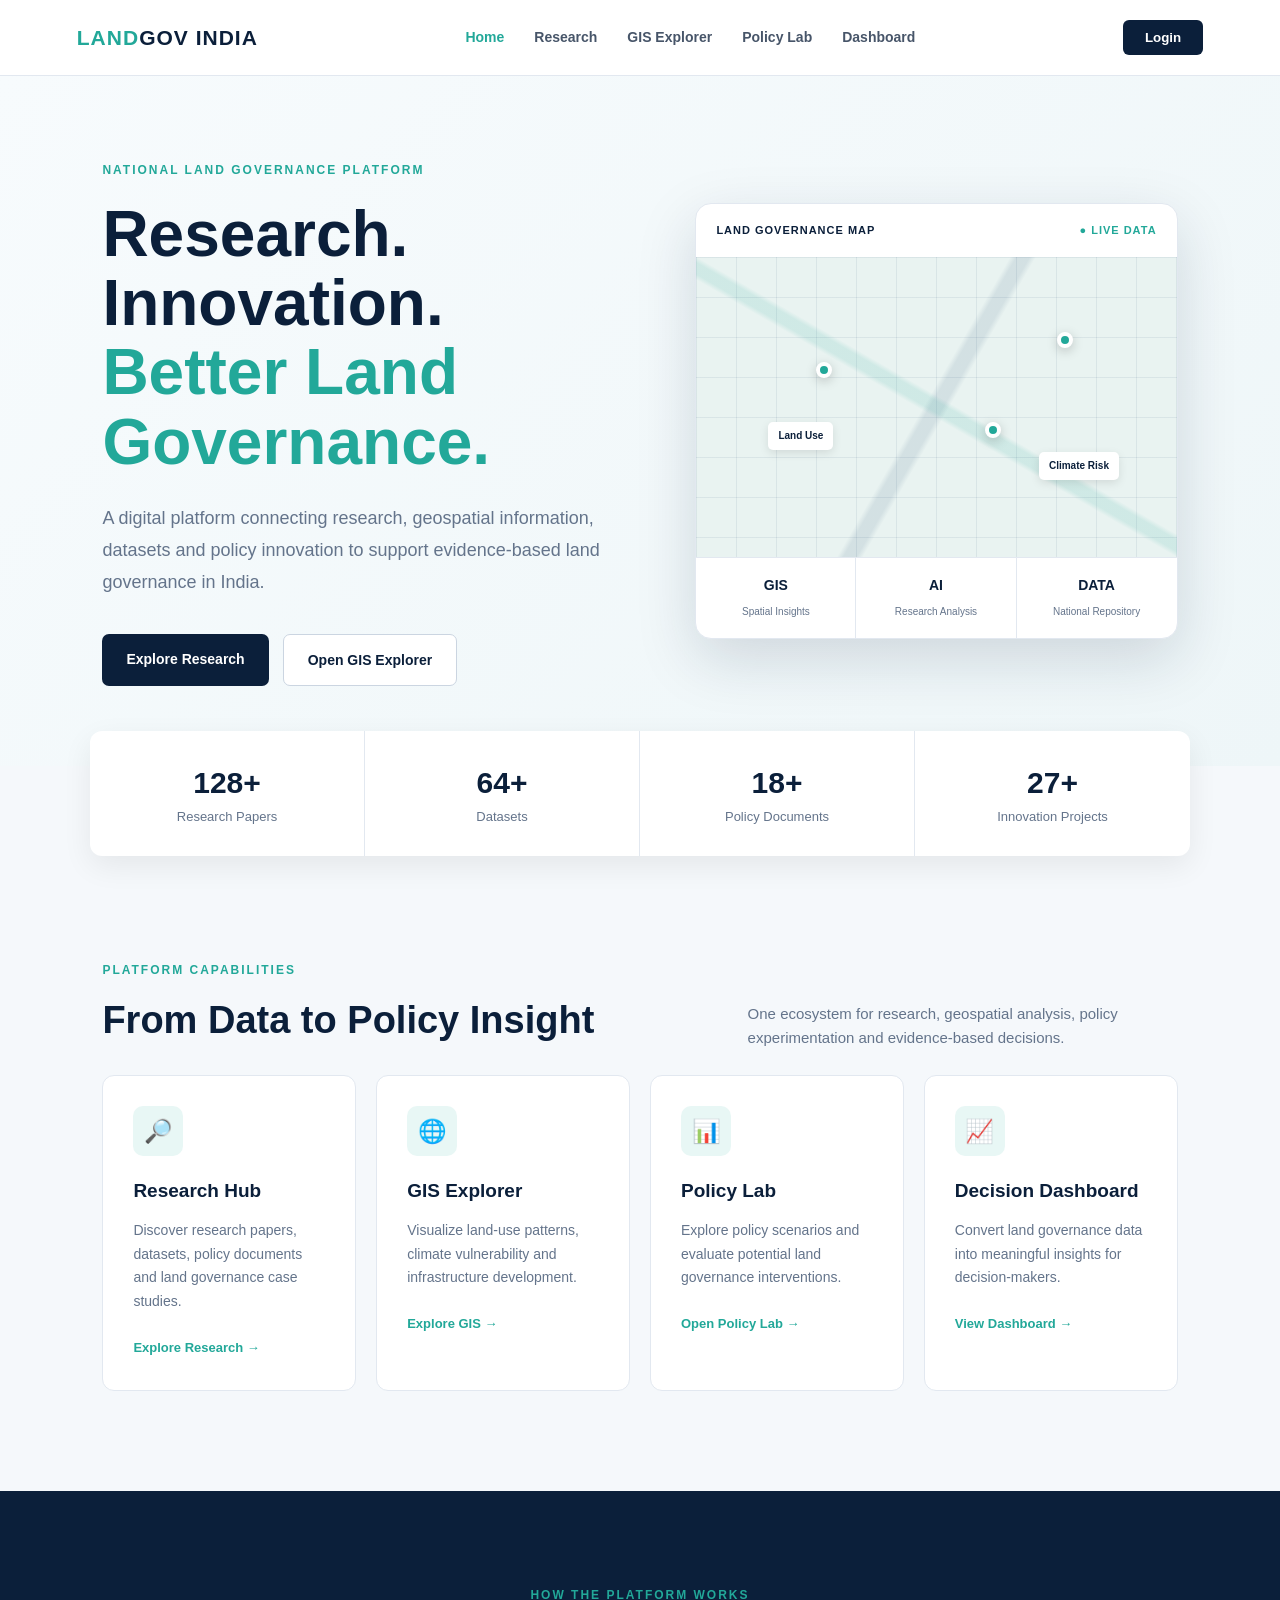
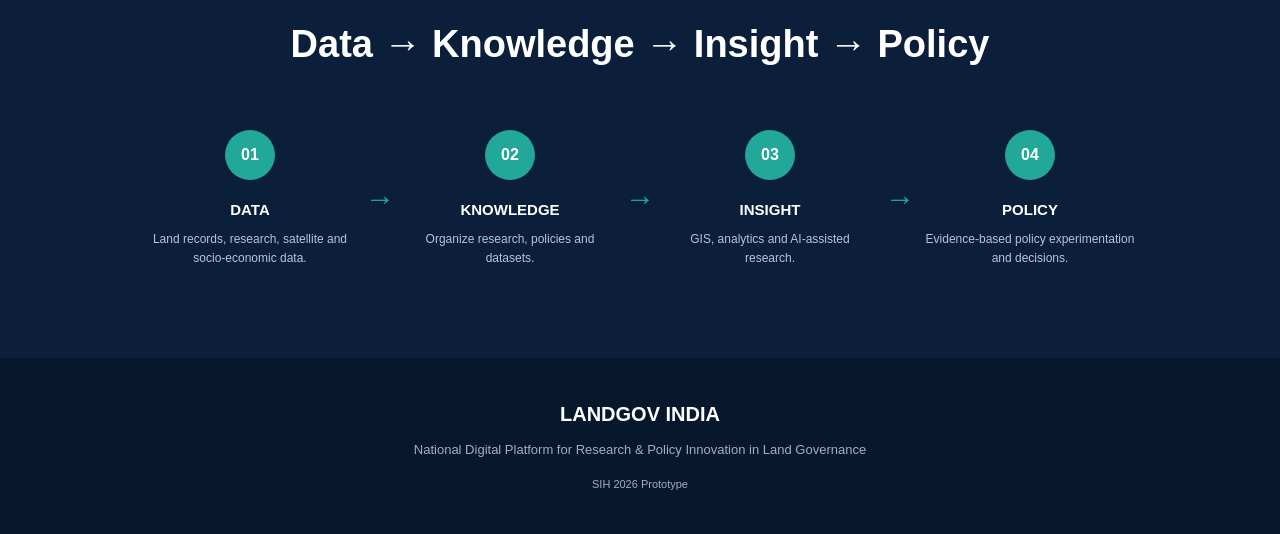
<file: index.html>
<!DOCTYPE html>
<html lang="en">

<head>
    <meta charset="UTF-8">
    <meta name="viewport" content="width=device-width, initial-scale=1.0">

    <title>LandGov India | Research & Policy Innovation</title>

    <link rel="stylesheet" href="style.css">
</head>
<script src="script.js"></script>

<body>

    <!-- NAVIGATION -->
    <header class="navbar">

        <div class="logo">
            <span>LAND</span>GOV INDIA
        </div>

        <nav>
            <a href="index.html" class="active">Home</a>
            <a href="research.html">Research</a>
            <a href="gis.html">GIS Explorer</a>
            <a href="policy.html">Policy Lab</a>
            <a href="dashboard.html">Dashboard</a>
        </nav>

        <button class="login-btn">
            Login
        </button>

    </header>


    <!-- HERO SECTION -->
    <main>

        <section class="hero">

            <div class="hero-content">

                <div class="hero-tag">
                    NATIONAL LAND GOVERNANCE PLATFORM
                </div>

                <h1>
                    Research. Innovation.<br>
                    <span>Better Land Governance.</span>
                </h1>

                <p>
                    A digital platform connecting research, geospatial
                    information, datasets and policy innovation to support
                    evidence-based land governance in India.
                </p>

                <div class="hero-buttons">

                    <a href="research.html" class="primary-btn">
                        Explore Research
                    </a>

                    <a href="gis.html" class="secondary-btn">
                        Open GIS Explorer
                    </a>

                </div>

            </div>


            <!-- HERO VISUAL -->
            <div class="hero-visual">

                <div class="map-card">

                    <div class="map-header">
                        <span>LAND GOVERNANCE MAP</span>
                        <span class="live">● LIVE DATA</span>
                    </div>

                    <div class="map-area">

                        <div class="map-grid"></div>

                        <div class="map-point point-1"></div>
                        <div class="map-point point-2"></div>
                        <div class="map-point point-3"></div>

                        <div class="map-label label-1">
                            Land Use
                        </div>

                        <div class="map-label label-2">
                            Climate Risk
                        </div>

                    </div>

                    <div class="map-footer">

                        <div>
                            <strong>GIS</strong>
                            <small>Spatial Insights</small>
                        </div>

                        <div>
                            <strong>AI</strong>
                            <small>Research Analysis</small>
                        </div>

                        <div>
                            <strong>DATA</strong>
                            <small>National Repository</small>
                        </div>

                    </div>

                </div>

            </div>

        </section>


        <!-- PLATFORM STATS -->

        <section class="stats">

            <div class="stat-card">
                <h2>128+</h2>
                <p>Research Papers</p>
            </div>

            <div class="stat-card">
                <h2>64+</h2>
                <p>Datasets</p>
            </div>

            <div class="stat-card">
                <h2>18+</h2>
                <p>Policy Documents</p>
            </div>

            <div class="stat-card">
                <h2>27+</h2>
                <p>Innovation Projects</p>
            </div>

        </section>


        <!-- FEATURES -->

        <section class="features">

            <div class="section-heading">

                <div>
                    <span>PLATFORM CAPABILITIES</span>

                    <h2>
                        From Data to Policy Insight
                    </h2>
                </div>

                <p>
                    One ecosystem for research, geospatial analysis,
                    policy experimentation and evidence-based decisions.
                </p>

            </div>


            <div class="feature-grid">

                <div class="feature-card">

                    <div class="feature-icon">
                        🔎
                    </div>

                    <h3>Research Hub</h3>

                    <p>
                        Discover research papers, datasets,
                        policy documents and land governance
                        case studies.
                    </p>

                    <a href="research.html">
                        Explore Research →
                    </a>

                </div>


                <div class="feature-card">

                    <div class="feature-icon">
                        🌐
                    </div>

                    <h3>GIS Explorer</h3>

                    <p>
                        Visualize land-use patterns, climate
                        vulnerability and infrastructure
                        development.
                    </p>

                    <a href="gis.html">
                        Explore GIS →
                    </a>

                </div>


                <div class="feature-card">

                    <div class="feature-icon">
                        📊
                    </div>

                    <h3>Policy Lab</h3>

                    <p>
                        Explore policy scenarios and evaluate
                        potential land governance interventions.
                    </p>

                    <a href="policy.html">
                        Open Policy Lab →
                    </a>

                </div>


                <div class="feature-card">

                    <div class="feature-icon">
                        📈
                    </div>

                    <h3>Decision Dashboard</h3>

                    <p>
                        Convert land governance data into
                        meaningful insights for decision-makers.
                    </p>

                    <a href="dashboard.html">
                        View Dashboard →
                    </a>

                </div>

            </div>

        </section>


        <!-- WORKFLOW -->

        <section class="workflow">

            <div class="section-heading center">

                <span>HOW THE PLATFORM WORKS</span>

                <h2>
                    Data → Knowledge → Insight → Policy
                </h2>

            </div>


            <div class="workflow-container">

                <div class="workflow-step">
                    <div class="step-number">01</div>
                    <h3>DATA</h3>
                    <p>
                        Land records, research,
                        satellite and socio-economic data.
                    </p>
                </div>

                <div class="arrow">→</div>

                <div class="workflow-step">
                    <div class="step-number">02</div>
                    <h3>KNOWLEDGE</h3>
                    <p>
                        Organize research, policies
                        and datasets.
                    </p>
                </div>

                <div class="arrow">→</div>

                <div class="workflow-step">
                    <div class="step-number">03</div>
                    <h3>INSIGHT</h3>
                    <p>
                        GIS, analytics and
                        AI-assisted research.
                    </p>
                </div>

                <div class="arrow">→</div>

                <div class="workflow-step">
                    <div class="step-number">04</div>
                    <h3>POLICY</h3>
                    <p>
                        Evidence-based policy
                        experimentation and decisions.
                    </p>
                </div>

            </div>

        </section>

    </main>


    <!-- FOOTER -->

    <footer>

        <div class="footer-logo">
            LANDGOV INDIA
        </div>

        <p>
            National Digital Platform for Research &
            Policy Innovation in Land Governance
        </p>

        <p class="copyright">
            SIH 2026 Prototype
        </p>

    </footer>


</body>
</html>
</file>
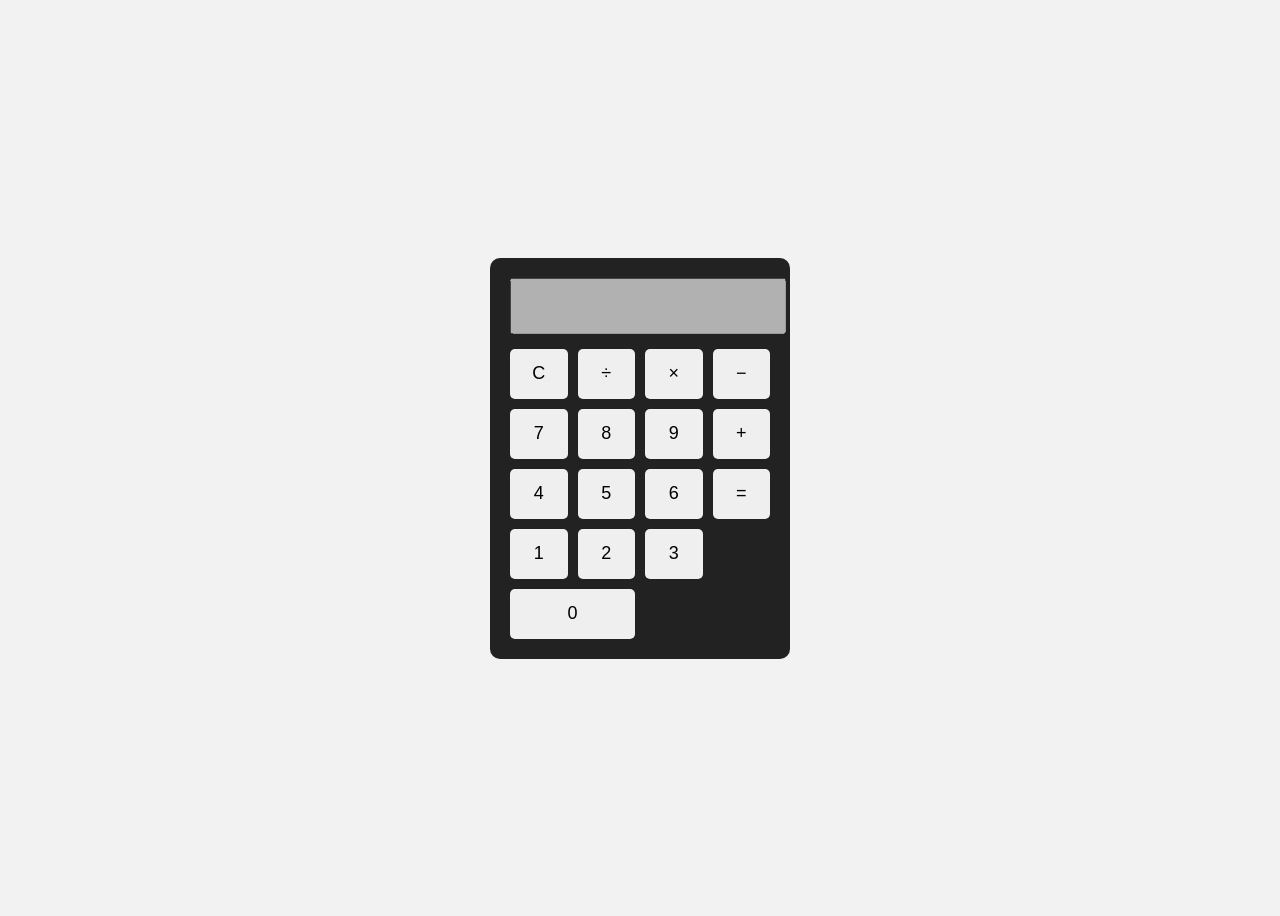
<file: calc.html>
<!DOCTYPE html>
<html lang="en">
  <head>
    <meta charset="UTF-8" />
    <title>Simple Calculator</title>

    <style>
      body {
        display: flex;
        justify-content: center;
        align-items: center;
        height: 100vh;
        background-color: #f2f2f2;
        font-family: Arial, sans-serif;
      }

      .calculator {
        background-color: #222;
        padding: 20px;
        border-radius: 10px;
        width: 260px;
      }

      #display {
        width: 100%;
        height: 50px;
        font-size: 22px;
        text-align: right;
        padding-right: 10px;
        margin-bottom: 15px;
      }

      .buttons {
        display: grid;
        grid-template-columns: repeat(4, 1fr);
        gap: 10px;
      }

      button {
        height: 50px;
        font-size: 18px;
        border: none;
        border-radius: 5px;
        cursor: pointer;
      }

      button:hover {
        background-color: #ddd;
      }

      .zero {
        grid-column: span 2;
      }
    </style>
  </head>

  <body>
    <div class="calculator">
      <input type="text" id="display" disabled />

      <div class="buttons">
        <button onclick="clearDisplay()">C</button>
        <button onclick="addValue('/')">÷</button>
        <button onclick="addValue('*')">×</button>
        <button onclick="addValue('-')">−</button>

        <button onclick="addValue('7')">7</button>
        <button onclick="addValue('8')">8</button>
        <button onclick="addValue('9')">9</button>
        <button onclick="addValue('+')">+</button>

        <button onclick="addValue('4')">4</button>
        <button onclick="addValue('5')">5</button>
        <button onclick="addValue('6')">6</button>
        <button onclick="calculate()">=</button>

        <button onclick="addValue('1')">1</button>
        <button onclick="addValue('2')">2</button>
        <button onclick="addValue('3')">3</button>
        <button onclick="addValue('0')" class="zero">0</button>
      </div>
    </div>

    <script>
      let display = document.getElementById("display");

      function addValue(value) {
        display.value += value;
      }

      function clearDisplay() {
        display.value = "";
      }

      function calculate() {
        try {
          display.value = eval(display.value);
        } catch {
          display.value = "Error";
        }
      }
    </script>
  </body>
</html>
</file>
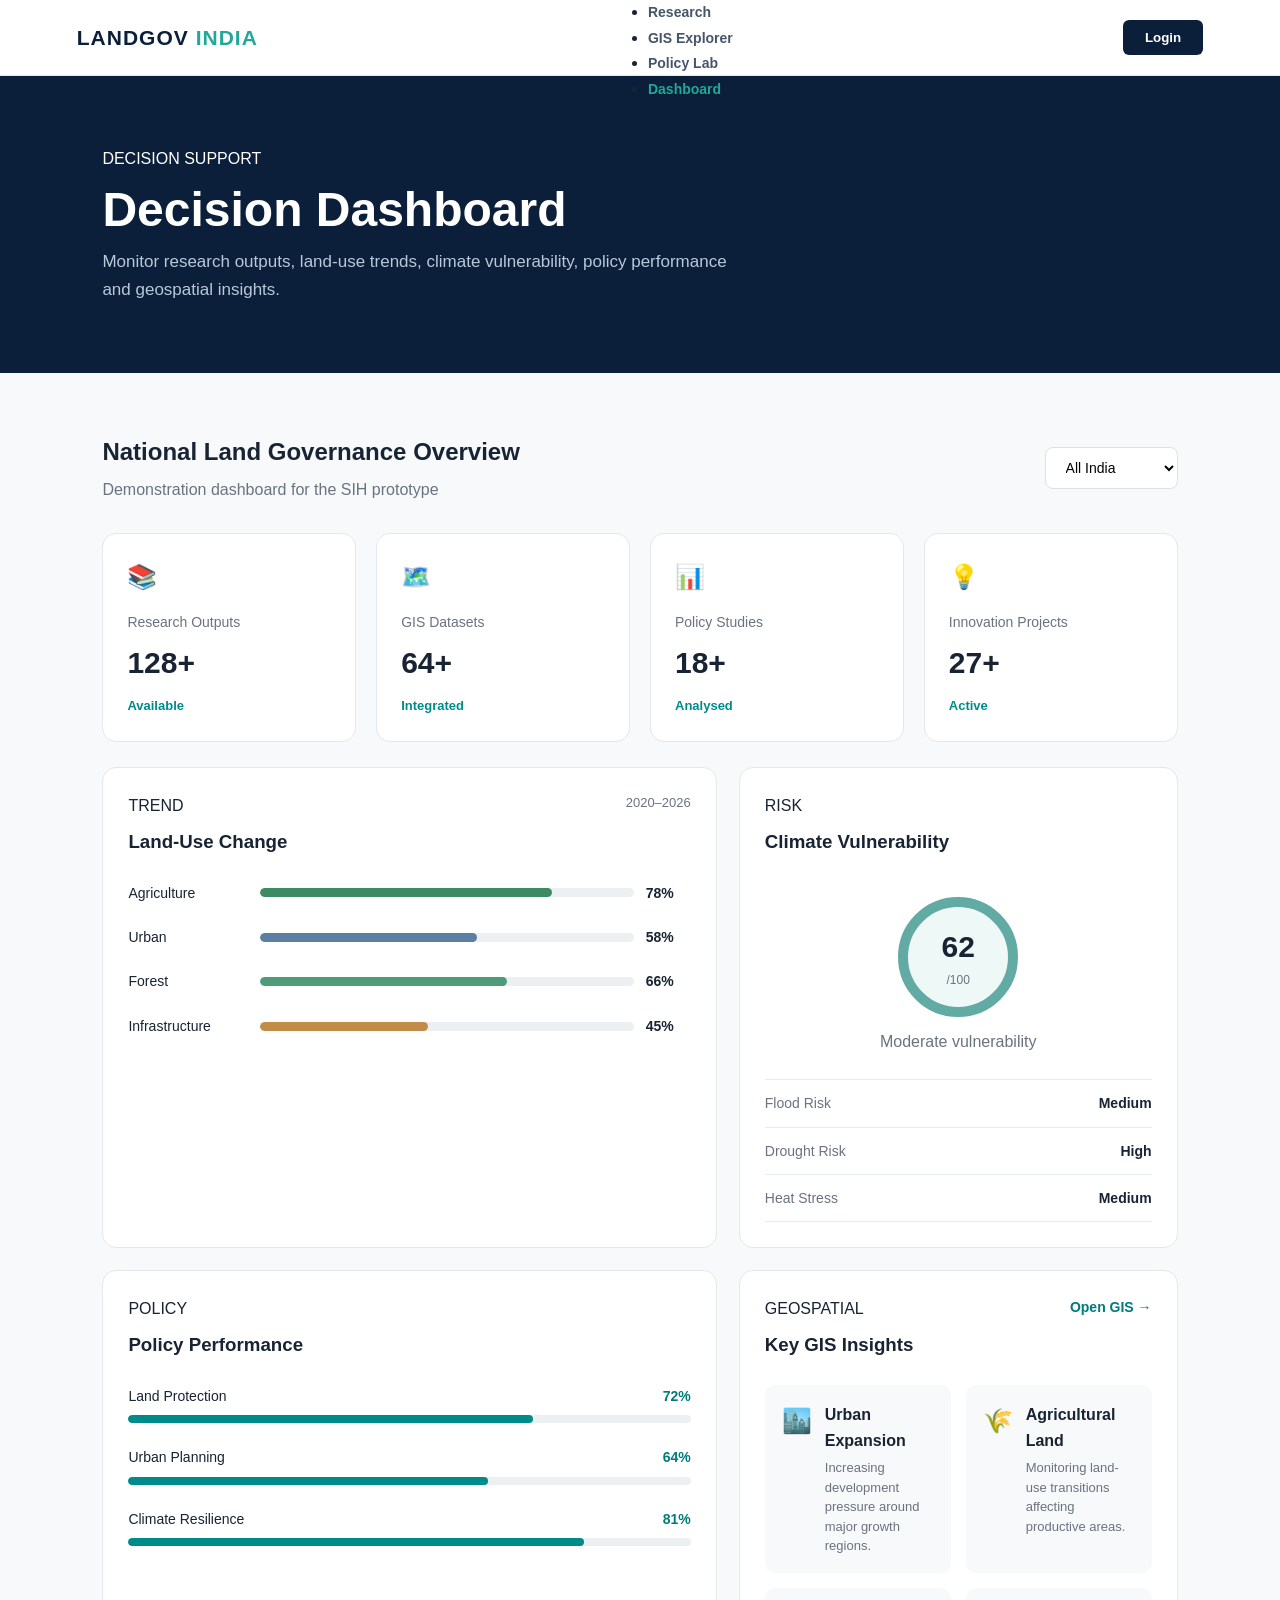
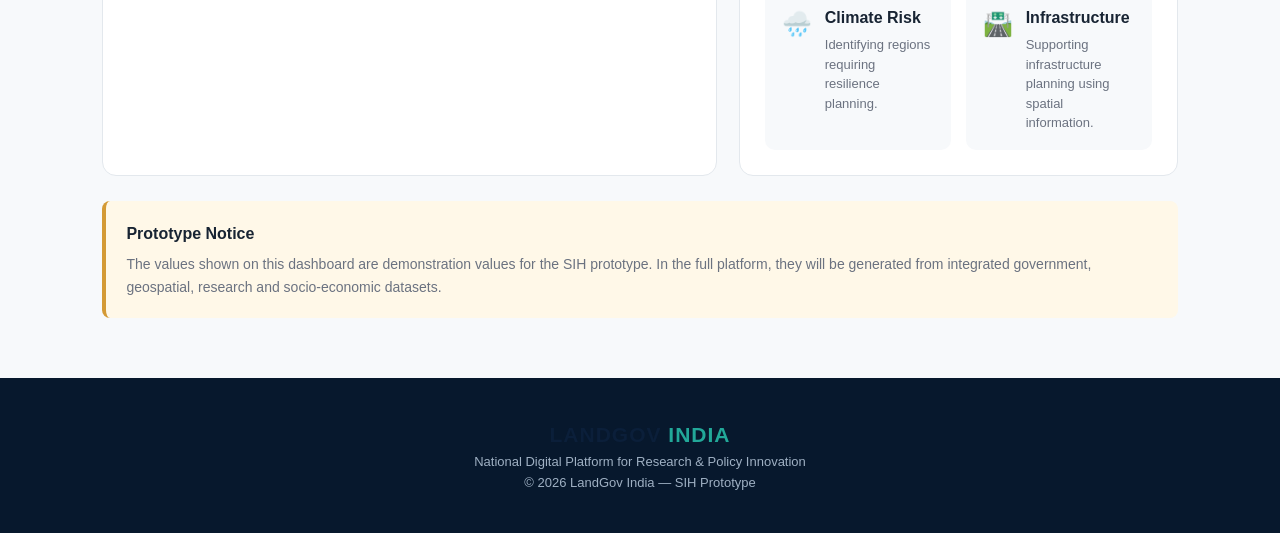
<file: dashboard.html>
<!DOCTYPE html>
<html lang="en">
<head>
    <meta charset="UTF-8">
    <meta name="viewport" content="width=device-width, initial-scale=1.0">

    <title>Decision Dashboard | LandGov India</title>

    <link rel="stylesheet" href="style.css">
</head>
<script src="script.js"></script>

<body>

<!-- NAVBAR -->

<nav class="navbar">

    <div class="logo">
        LANDGOV <span>INDIA</span>
    </div>

    <ul class="nav-links">

        <li>
            <a href="index.html">Home</a>
        </li>

        <li>
            <a href="research.html">Research</a>
        </li>

        <li>
            <a href="gis.html">GIS Explorer</a>
        </li>

        <li>
            <a href="policy.html">Policy Lab</a>
        </li>

        <li>
            <a href="dashboard.html" class="active">
                Dashboard
            </a>
        </li>

    </ul>

    <button class="login-btn">
        Login
    </button>

</nav>


<!-- PAGE HEADER -->

<section class="page-header">

    <div>

        <span class="section-tag">
            DECISION SUPPORT
        </span>

        <h1>
            Decision Dashboard
        </h1>

        <p>
            Monitor research outputs, land-use trends, climate
            vulnerability, policy performance and geospatial insights.
        </p>

    </div>

</section>


<!-- DASHBOARD -->

<section class="dashboard-section">


    <!-- TOP FILTER -->

    <div class="dashboard-toolbar">

        <div>

            <h2>
                National Land Governance Overview
            </h2>

            <p>
                Demonstration dashboard for the SIH prototype
            </p>

        </div>


        <select>

            <option>
                All India
            </option>

            <option>
                Tamil Nadu
            </option>

            <option>
                Karnataka
            </option>

            <option>
                Maharashtra
            </option>

        </select>

    </div>


    <!-- KPI CARDS -->

    <div class="kpi-grid">

        <div class="kpi-card">

            <span class="kpi-icon">
                📚
            </span>

            <p>
                Research Outputs
            </p>

            <h3>
                128+
            </h3>

            <span class="kpi-status">
                Available
            </span>

        </div>


        <div class="kpi-card">

            <span class="kpi-icon">
                🗺️
            </span>

            <p>
                GIS Datasets
            </p>

            <h3>
                64+
            </h3>

            <span class="kpi-status">
                Integrated
            </span>

        </div>


        <div class="kpi-card">

            <span class="kpi-icon">
                📊
            </span>

            <p>
                Policy Studies
            </p>

            <h3>
                18+
            </h3>

            <span class="kpi-status">
                Analysed
            </span>

        </div>


        <div class="kpi-card">

            <span class="kpi-icon">
                💡
            </span>

            <p>
                Innovation Projects
            </p>

            <h3>
                27+
            </h3>

            <span class="kpi-status">
                Active
            </span>

        </div>

    </div>


    <!-- MAIN DASHBOARD GRID -->

    <div class="dashboard-grid">


        <!-- LAND USE CHART -->

        <div class="dashboard-card large-card">

            <div class="card-header">

                <div>

                    <span class="section-tag">
                        TREND
                    </span>

                    <h3>
                        Land-Use Change
                    </h3>

                </div>

                <span class="card-period">
                    2020–2026
                </span>

            </div>


            <div class="chart">

                <div class="bar">

                    <span>
                        Agriculture
                    </span>

                    <div class="bar-track">
                        <div
                            class="bar-fill agriculture"
                            style="width: 78%;">
                        </div>
                    </div>

                    <strong>
                        78%
                    </strong>

                </div>


                <div class="bar">

                    <span>
                        Urban
                    </span>

                    <div class="bar-track">
                        <div
                            class="bar-fill urban"
                            style="width: 58%;">
                        </div>
                    </div>

                    <strong>
                        58%
                    </strong>

                </div>


                <div class="bar">

                    <span>
                        Forest
                    </span>

                    <div class="bar-track">
                        <div
                            class="bar-fill forest"
                            style="width: 66%;">
                        </div>
                    </div>

                    <strong>
                        66%
                    </strong>

                </div>


                <div class="bar">

                    <span>
                        Infrastructure
                    </span>

                    <div class="bar-track">
                        <div
                            class="bar-fill infrastructure"
                            style="width: 45%;">
                        </div>
                    </div>

                    <strong>
                        45%
                    </strong>

                </div>

            </div>

        </div>


        <!-- CLIMATE RISK -->

        <div class="dashboard-card">

            <div class="card-header">

                <div>

                    <span class="section-tag">
                        RISK
                    </span>

                    <h3>
                        Climate Vulnerability
                    </h3>

                </div>

            </div>


            <div class="risk-meter">

                <div class="risk-circle">

                    <strong>
                        62
                    </strong>

                    <span>
                        /100
                    </span>

                </div>

                <p>
                    Moderate vulnerability
                </p>

            </div>


            <div class="risk-list">

                <div>
                    <span>
                        Flood Risk
                    </span>

                    <strong>
                        Medium
                    </strong>
                </div>

                <div>
                    <span>
                        Drought Risk
                    </span>

                    <strong>
                        High
                    </strong>
                </div>

                <div>
                    <span>
                        Heat Stress
                    </span>

                    <strong>
                        Medium
                    </strong>
                </div>

            </div>

        </div>


        <!-- POLICY PERFORMANCE -->

        <div class="dashboard-card">

            <div class="card-header">

                <div>

                    <span class="section-tag">
                        POLICY
                    </span>

                    <h3>
                        Policy Performance
                    </h3>

                </div>

            </div>


            <div class="performance-item">

                <div class="performance-title">

                    <span>
                        Land Protection
                    </span>

                    <strong>
                        72%
                    </strong>

                </div>

                <div class="progress">
                    <div
                        style="width:72%;">
                    </div>
                </div>

            </div>


            <div class="performance-item">

                <div class="performance-title">

                    <span>
                        Urban Planning
                    </span>

                    <strong>
                        64%
                    </strong>

                </div>

                <div class="progress">
                    <div
                        style="width:64%;">
                    </div>
                </div>

            </div>


            <div class="performance-item">

                <div class="performance-title">

                    <span>
                        Climate Resilience
                    </span>

                    <strong>
                        81%
                    </strong>

                </div>

                <div class="progress">
                    <div
                        style="width:81%;">
                    </div>
                </div>

            </div>

        </div>


        <!-- GIS INSIGHTS -->

        <div class="dashboard-card large-card">

            <div class="card-header">

                <div>

                    <span class="section-tag">
                        GEOSPATIAL
                    </span>

                    <h3>
                        Key GIS Insights
                    </h3>

                </div>

                <a href="gis.html" class="view-link">
                    Open GIS →
                </a>

            </div>


            <div class="insight-grid">

                <div class="dashboard-insight">

                    <span>
                        🏙️
                    </span>

                    <div>

                        <h4>
                            Urban Expansion
                        </h4>

                        <p>
                            Increasing development pressure
                            around major growth regions.
                        </p>

                    </div>

                </div>


                <div class="dashboard-insight">

                    <span>
                        🌾
                    </span>

                    <div>

                        <h4>
                            Agricultural Land
                        </h4>

                        <p>
                            Monitoring land-use transitions
                            affecting productive areas.
                        </p>

                    </div>

                </div>


                <div class="dashboard-insight">

                    <span>
                        🌧️
                    </span>

                    <div>

                        <h4>
                            Climate Risk
                        </h4>

                        <p>
                            Identifying regions requiring
                            resilience planning.
                        </p>

                    </div>

                </div>


                <div class="dashboard-insight">

                    <span>
                        🛣️
                    </span>

                    <div>

                        <h4>
                            Infrastructure
                        </h4>

                        <p>
                            Supporting infrastructure planning
                            using spatial information.
                        </p>

                    </div>

                </div>

            </div>

        </div>

    </div>


    <!-- DASHBOARD NOTICE -->

    <div class="dashboard-notice">

        <strong>
            Prototype Notice
        </strong>

        <p>
            The values shown on this dashboard are demonstration
            values for the SIH prototype. In the full platform,
            they will be generated from integrated government,
            geospatial, research and socio-economic datasets.
        </p>

    </div>

</section>


<!-- FOOTER -->

<footer>

    <div class="logo">
        LANDGOV <span>INDIA</span>
    </div>

    <p>
        National Digital Platform for Research & Policy Innovation
    </p>

    <p>
        © 2026 LandGov India — SIH Prototype
    </p>

</footer>


</body>
</html>
</file>
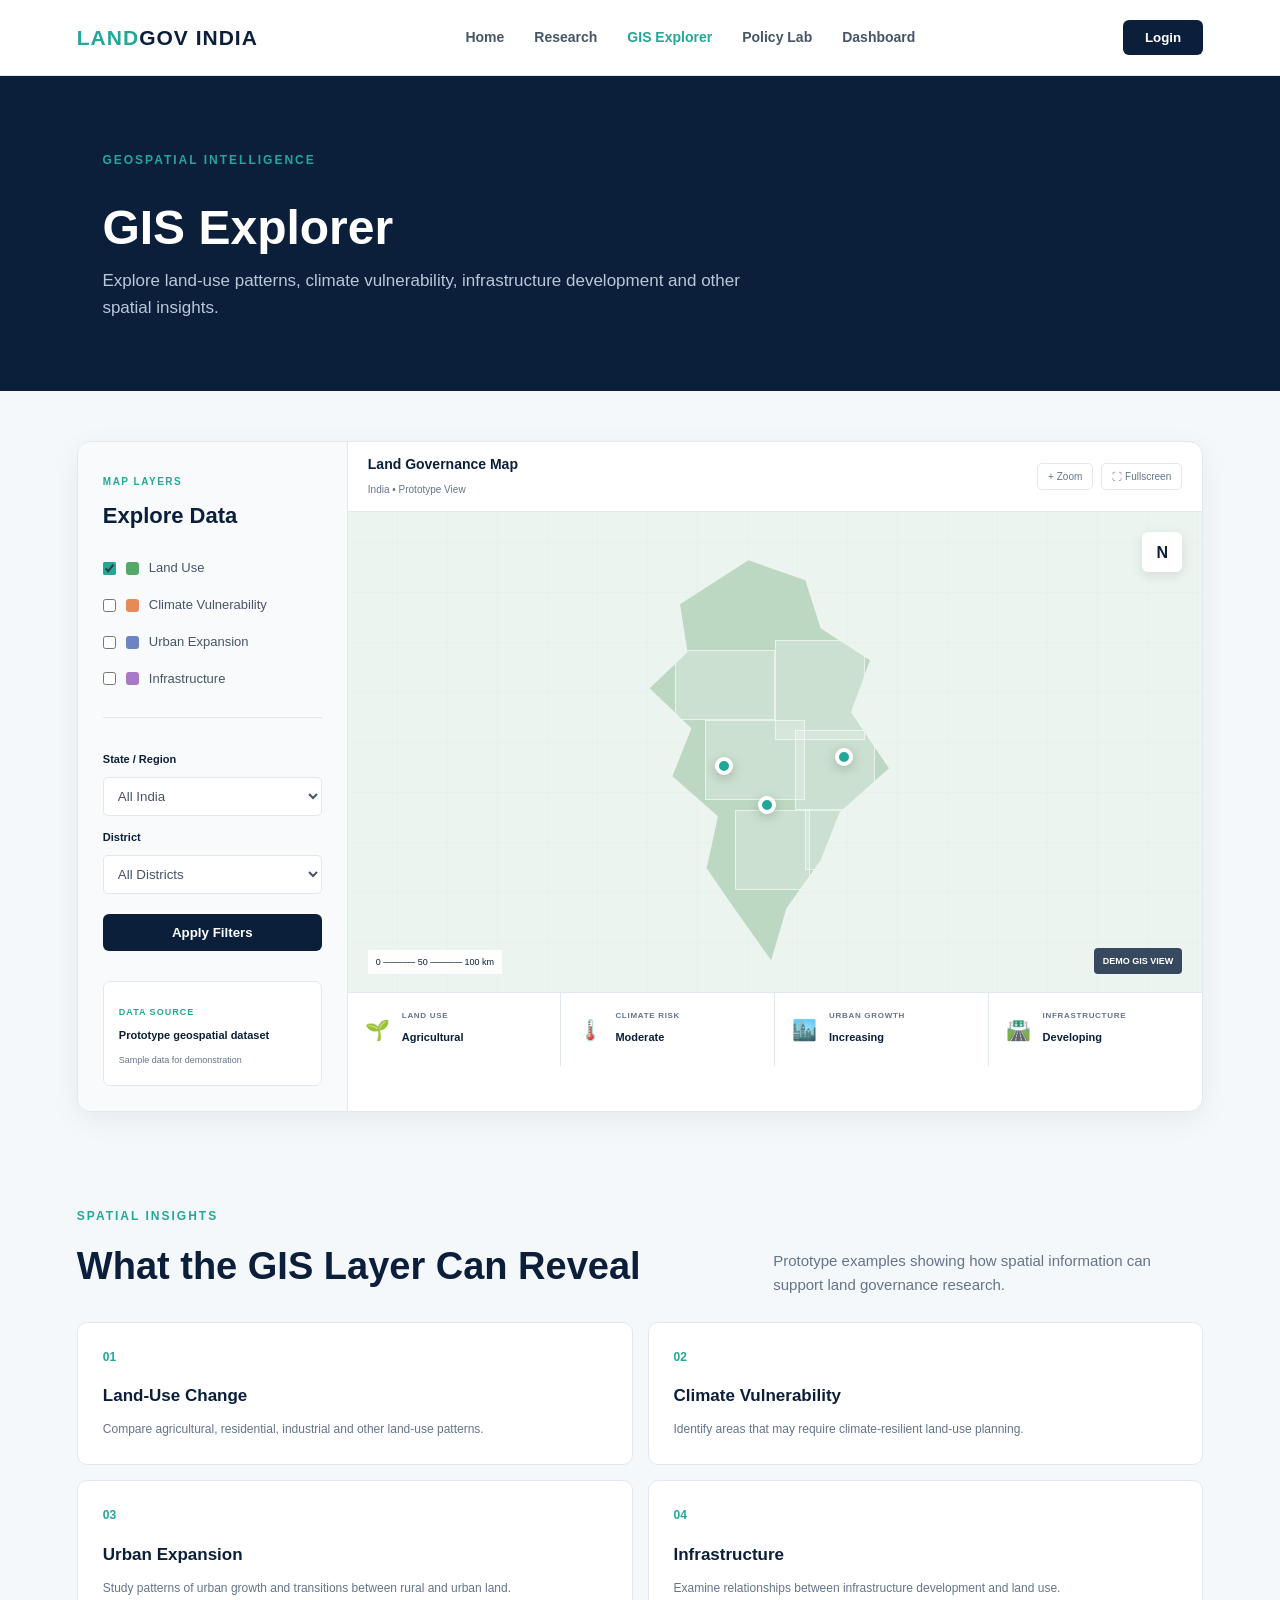
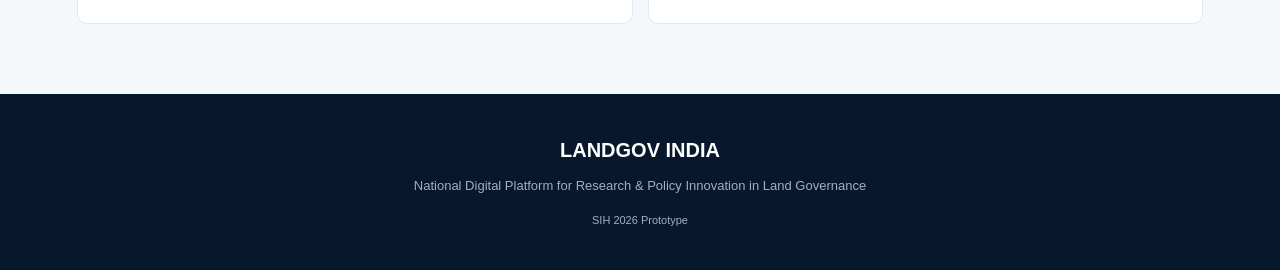
<file: gis.html>
<!DOCTYPE html>
<html lang="en">

<head>
    <meta charset="UTF-8">
    <meta name="viewport" content="width=device-width, initial-scale=1.0">

    <title>GIS Explorer | LandGov India</title>

    <link rel="stylesheet" href="style.css">
</head>
<script src="script.js"></script>
<body>

    <!-- NAVIGATION -->

    <header class="navbar">

        <div class="logo">
            <span>LAND</span>GOV INDIA
        </div>

        <nav>
            <a href="index.html">Home</a>
            <a href="research.html">Research</a>
            <a href="gis.html" class="active">GIS Explorer</a>
            <a href="policy.html">Policy Lab</a>
            <a href="dashboard.html">Dashboard</a>
        </nav>

        <button class="login-btn">
            Login
        </button>

    </header>


    <!-- PAGE HEADER -->

    <section class="page-header">

        <div>

            <span class="hero-tag">
                GEOSPATIAL INTELLIGENCE
            </span>

            <h1>
                GIS Explorer
            </h1>

            <p>
                Explore land-use patterns, climate vulnerability,
                infrastructure development and other spatial insights.
            </p>

        </div>

    </section>


    <!-- GIS WORKSPACE -->

    <main class="gis-section">

        <div class="gis-layout">


            <!-- SIDEBAR -->

            <aside class="gis-sidebar">

                <div class="sidebar-title">

                    <span>MAP LAYERS</span>

                    <h2>
                        Explore Data
                    </h2>

                </div>


                <div class="layer-group">

                    <label class="layer-option">

                        <input type="checkbox" checked>

                        <span class="layer-color land"></span>

                        <span>
                            Land Use
                        </span>

                    </label>


                    <label class="layer-option">

                        <input type="checkbox">

                        <span class="layer-color climate"></span>

                        <span>
                            Climate Vulnerability
                        </span>

                    </label>


                    <label class="layer-option">

                        <input type="checkbox">

                        <span class="layer-color urban"></span>

                        <span>
                            Urban Expansion
                        </span>

                    </label>


                    <label class="layer-option">

                        <input type="checkbox">

                        <span class="layer-color infrastructure"></span>

                        <span>
                            Infrastructure
                        </span>

                    </label>

                </div>


                <div class="sidebar-divider"></div>


                <div class="location-filter">

                    <label>
                        State / Region
                    </label>

                    <select>
                        <option>All India</option>
                        <option>Tamil Nadu</option>
                        <option>Karnataka</option>
                        <option>Kerala</option>
                        <option>Maharashtra</option>
                    </select>


                    <label>
                        District
                    </label>

                    <select>
                        <option>All Districts</option>
                        <option>Dindigul</option>
                        <option>Coimbatore</option>
                        <option>Madurai</option>
                        <option>Chennai</option>
                    </select>

                </div>


                <button class="apply-map-btn">
                    Apply Filters
                </button>


                <div class="data-source">

                    <span>
                        DATA SOURCE
                    </span>

                    <p>
                        Prototype geospatial dataset
                    </p>

                    <small>
                        Sample data for demonstration
                    </small>

                </div>

            </aside>


            <!-- MAP AREA -->

            <section class="map-workspace">

                <div class="map-toolbar">

                    <div>
                        <strong>
                            Land Governance Map
                        </strong>

                        <span>
                            India • Prototype View
                        </span>
                    </div>

                    <div class="map-actions">

                        <button>
                            + Zoom
                        </button>

                        <button>
                            ⛶ Fullscreen
                        </button>

                    </div>

                </div>


                <!-- DEMO MAP -->

                <div class="gis-map">

                    <div class="india-outline">

                        <!-- Decorative India-like shape -->

                        <div class="state state-1"></div>
                        <div class="state state-2"></div>
                        <div class="state state-3"></div>
                        <div class="state state-4"></div>
                        <div class="state state-5"></div>
                        <div class="state state-6"></div>

                    </div>


                    <!-- MAP MARKERS -->

                    <div class="gis-marker marker-1">
                        <span></span>

                        <div class="marker-tooltip">
                            <strong>Dindigul</strong>
                            <small>Land Use Analysis</small>
                        </div>
                    </div>


                    <div class="gis-marker marker-2">
                        <span></span>

                        <div class="marker-tooltip">
                            <strong>Chennai</strong>
                            <small>Urban Expansion</small>
                        </div>
                    </div>


                    <div class="gis-marker marker-3">
                        <span></span>

                        <div class="marker-tooltip">
                            <strong>Coimbatore</strong>
                            <small>Infrastructure Growth</small>
                        </div>
                    </div>


                    <div class="map-compass">
                        N
                    </div>


                    <div class="map-scale">
                        0 ───── 50 ───── 100 km
                    </div>


                    <div class="map-notice">
                        DEMO GIS VIEW
                    </div>

                </div>


                <!-- MAP INFORMATION -->

                <div class="map-information">

                    <div class="info-card">

                        <span class="info-icon">
                            🌱
                        </span>

                        <div>
                            <small>
                                LAND USE
                            </small>

                            <strong>
                                Agricultural
                            </strong>
                        </div>

                    </div>


                    <div class="info-card">

                        <span class="info-icon">
                            🌡️
                        </span>

                        <div>
                            <small>
                                CLIMATE RISK
                            </small>

                            <strong>
                                Moderate
                            </strong>
                        </div>

                    </div>


                    <div class="info-card">

                        <span class="info-icon">
                            🏙️
                        </span>

                        <div>
                            <small>
                                URBAN GROWTH
                            </small>

                            <strong>
                                Increasing
                            </strong>
                        </div>

                    </div>


                    <div class="info-card">

                        <span class="info-icon">
                            🛣️
                        </span>

                        <div>
                            <small>
                                INFRASTRUCTURE
                            </small>

                            <strong>
                                Developing
                            </strong>
                        </div>

                    </div>

                </div>

            </section>

        </div>


        <!-- GIS INSIGHTS -->

        <section class="gis-insights">

            <div class="section-heading">

                <div>

                    <span>
                        SPATIAL INSIGHTS
                    </span>

                    <h2>
                        What the GIS Layer Can Reveal
                    </h2>

                </div>

                <p>
                    Prototype examples showing how spatial
                    information can support land governance research.
                </p>

            </div>


            <div class="insight-grid">

                <div class="insight-card">

                    <div class="insight-number">
                        01
                    </div>

                    <h3>
                        Land-Use Change
                    </h3>

                    <p>
                        Compare agricultural, residential,
                        industrial and other land-use patterns.
                    </p>

                </div>


                <div class="insight-card">

                    <div class="insight-number">
                        02
                    </div>

                    <h3>
                        Climate Vulnerability
                    </h3>

                    <p>
                        Identify areas that may require
                        climate-resilient land-use planning.
                    </p>

                </div>


                <div class="insight-card">

                    <div class="insight-number">
                        03
                    </div>

                    <h3>
                        Urban Expansion
                    </h3>

                    <p>
                        Study patterns of urban growth and
                        transitions between rural and urban land.
                    </p>

                </div>


                <div class="insight-card">

                    <div class="insight-number">
                        04
                    </div>

                    <h3>
                        Infrastructure
                    </h3>

                    <p>
                        Examine relationships between
                        infrastructure development and land use.
                    </p>

                </div>

            </div>

        </section>

    </main>


    <!-- FOOTER -->

    <footer>

        <div class="footer-logo">
            LANDGOV INDIA
        </div>

        <p>
            National Digital Platform for Research &
            Policy Innovation in Land Governance
        </p>

        <p class="copyright">
            SIH 2026 Prototype
        </p>

    </footer>

</body>

</html>
</file>
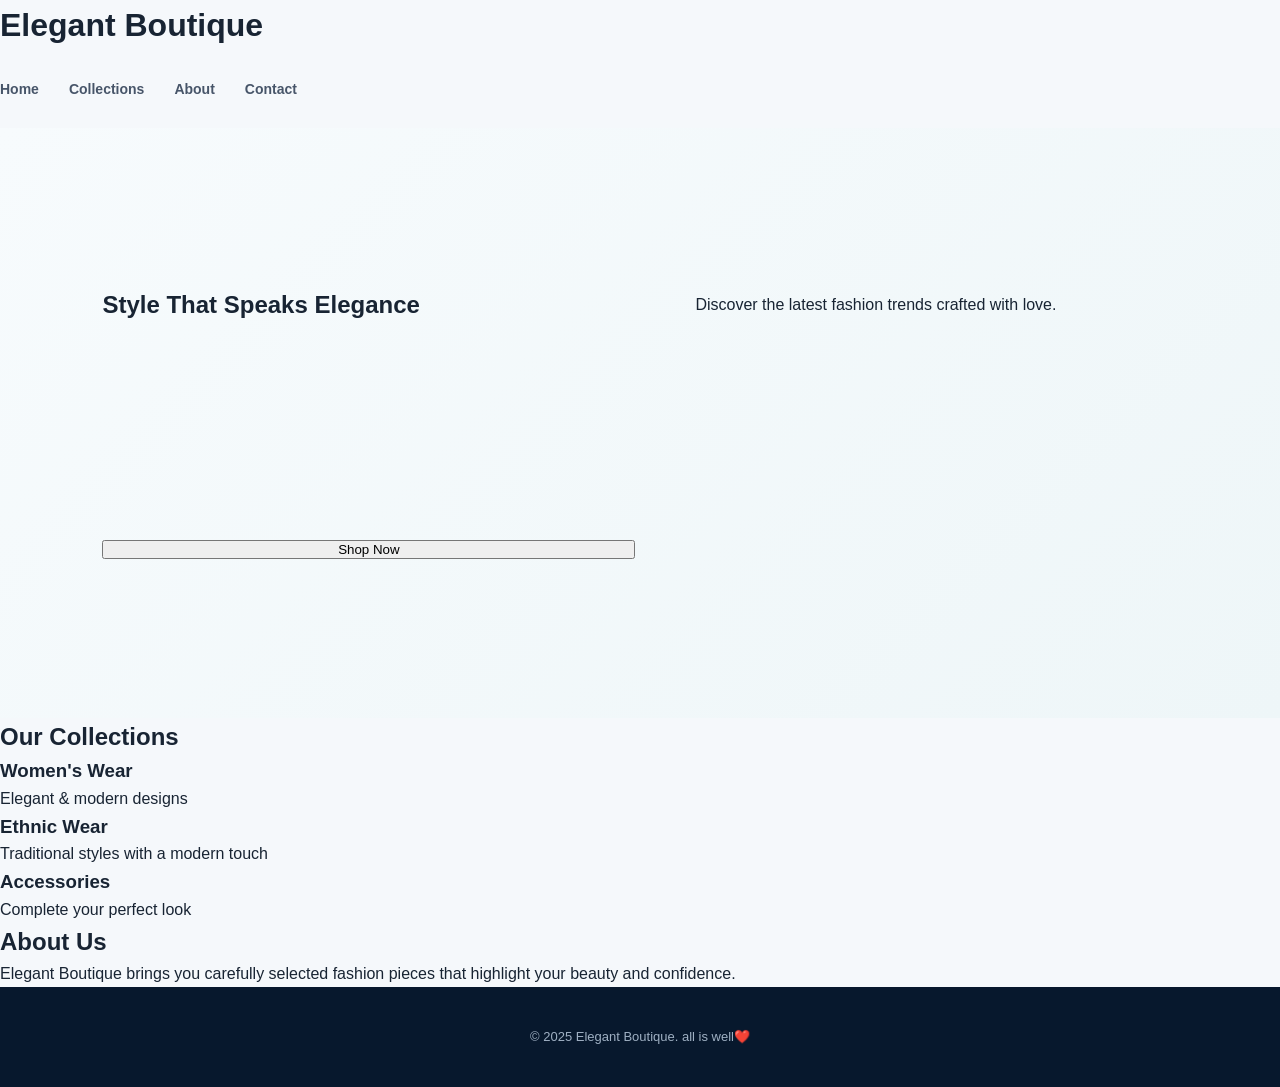
<file: land.html>
<!DOCTYPE html>
<html lang="en">
  <head>
    <meta charset="UTF-8" />
    <title>Elegant Boutique</title>
    <link rel="stylesheet" href="style.css" />
  </head>
  <body>
    <header class="header">
      <h1>Elegant Boutique</h1>
      <nav>
        <a href="#">Home</a>
        <a href="#">Collections</a>
        <a href="#">About</a>
        <a href="#">Contact</a>
      </nav>
    </header>

    <section class="hero">
      <h2>Style That Speaks Elegance</h2>
      <p>Discover the latest fashion trends crafted with love.</p>
      <button>Shop Now</button>
    </section>

    <section class="collections">
      <h2>Our Collections</h2>

      <div class="cards">
        <div class="card">
          <h3>Women's Wear</h3>
          <p>Elegant & modern designs</p>
        </div>

        <div class="card">
          <h3>Ethnic Wear</h3>
          <p>Traditional styles with a modern touch</p>
        </div>

        <div class="card">
          <h3>Accessories</h3>
          <p>Complete your perfect look</p>
        </div>
      </div>
    </section>

    <section class="about">
      <h2>About Us</h2>
      <p>
        Elegant Boutique brings you carefully selected fashion pieces that
        highlight your beauty and confidence.
      </p>
    </section>

    <footer>
      <p>© 2025 Elegant Boutique. all is well❤️</p>
    </footer>
  </body>
</html>
</file>
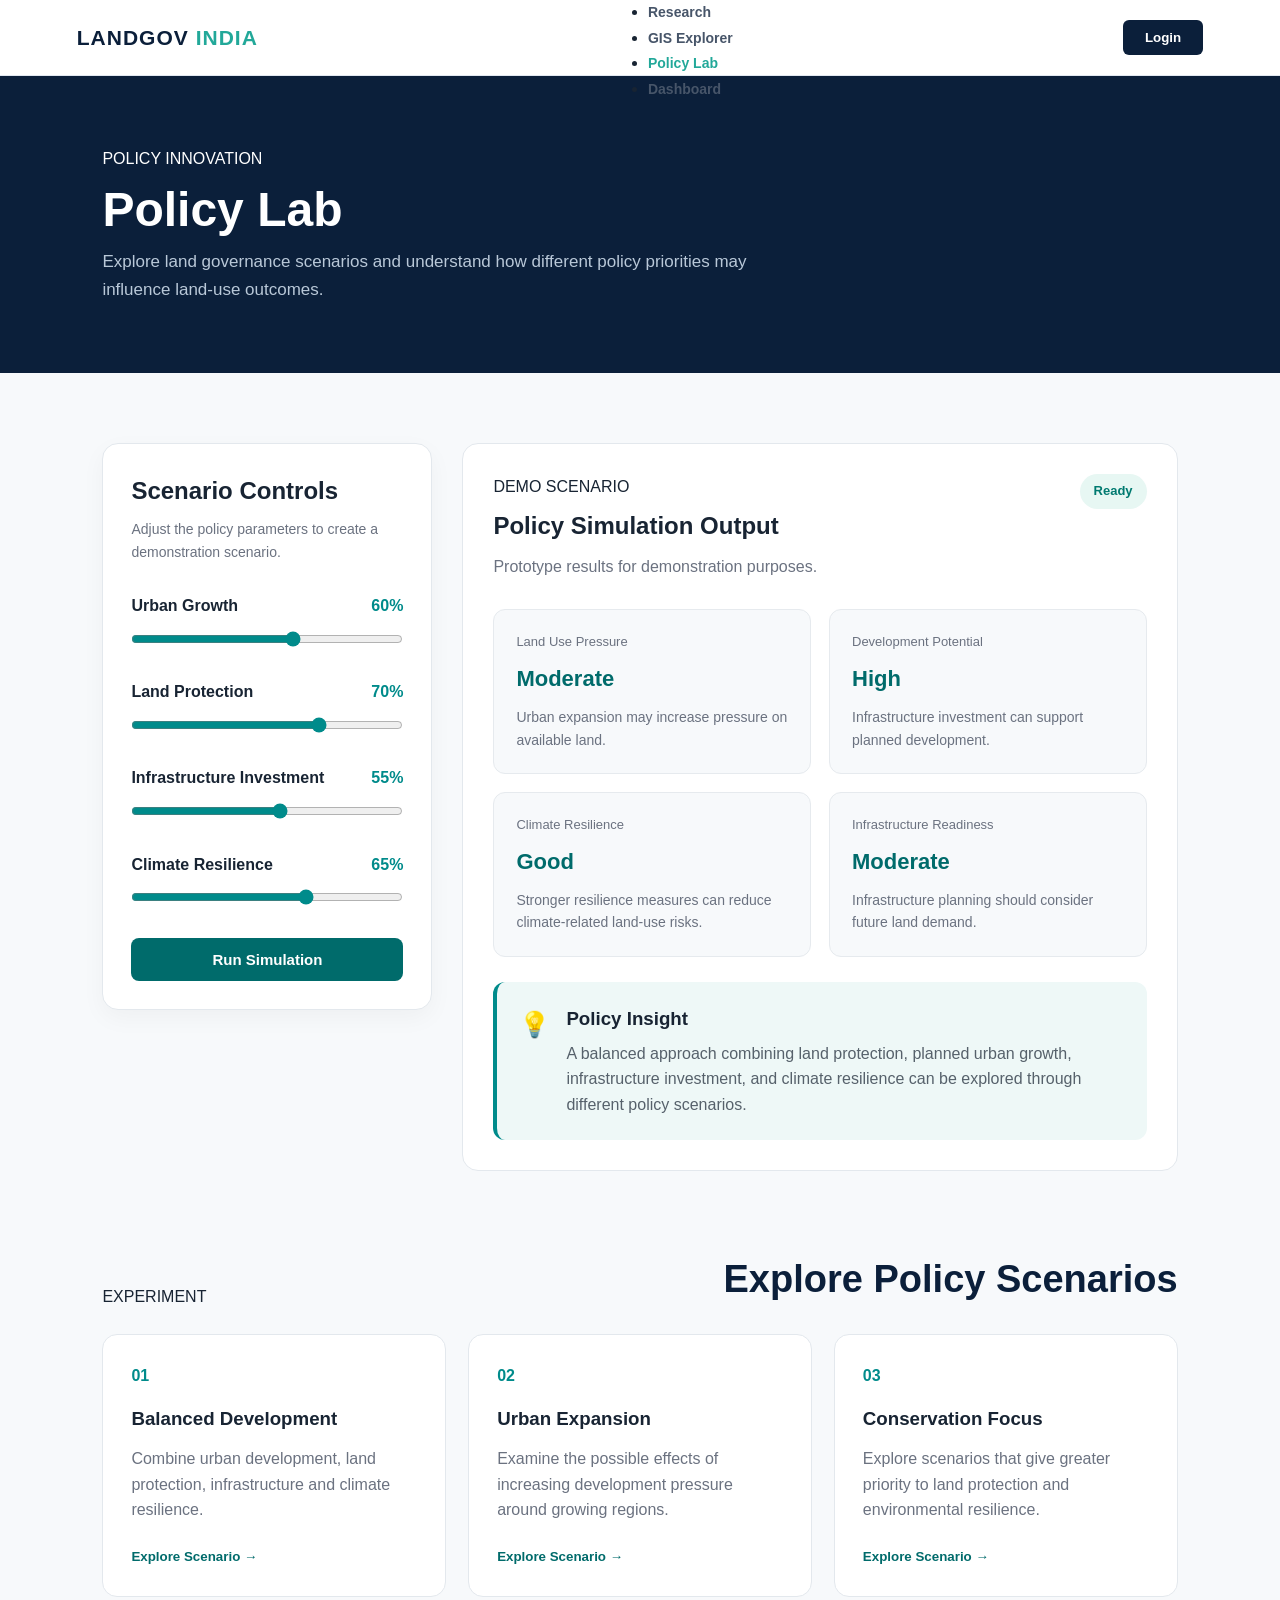
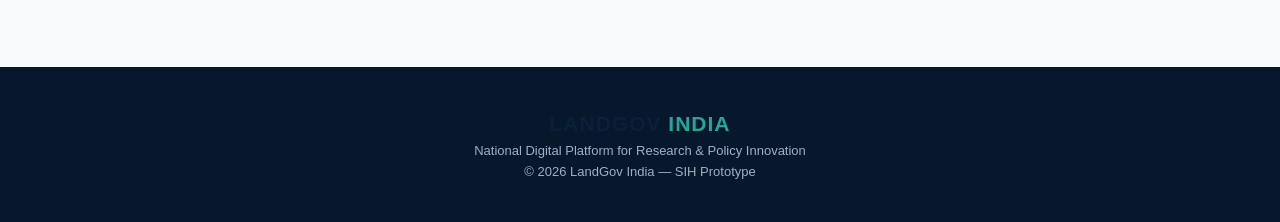
<file: policy.html>
<!DOCTYPE html>
<html lang="en">
<head>
    <meta charset="UTF-8">
    <meta name="viewport" content="width=device-width, initial-scale=1.0">
    <title>Policy Lab | LandGov India</title>

    <link rel="stylesheet" href="style.css">
</head>
<script src="script.js"></script>

<body>

<!-- NAVBAR -->
<nav class="navbar">

    <div class="logo">
        LANDGOV <span>INDIA</span>
    </div>

    <ul class="nav-links">
        <li><a href="index.html">Home</a></li>
        <li><a href="research.html">Research</a></li>
        <li><a href="gis.html">GIS Explorer</a></li>
        <li><a href="policy.html" class="active">Policy Lab</a></li>
        <li><a href="dashboard.html">Dashboard</a></li>
    </ul>

    <button class="login-btn">Login</button>

</nav>


<!-- PAGE HEADER -->
<section class="page-header">

    <div>
        <span class="section-tag">POLICY INNOVATION</span>

        <h1>Policy Lab</h1>

        <p>
            Explore land governance scenarios and understand how different
            policy priorities may influence land-use outcomes.
        </p>
    </div>

</section>


<!-- POLICY LAB -->
<section class="policy-section">

    <div class="policy-layout">


        <!-- LEFT CONTROL PANEL -->
        <div class="policy-controls">

            <h2>Scenario Controls</h2>

            <p class="control-description">
                Adjust the policy parameters to create a demonstration scenario.
            </p>


            <!-- URBAN GROWTH -->
            <div class="control-group">

                <div class="control-title">
                    <label>Urban Growth</label>
                    <span>60%</span>
                </div>

                <input type="range" min="0" max="100" value="60">

            </div>


            <!-- LAND PROTECTION -->
            <div class="control-group">

                <div class="control-title">
                    <label>Land Protection</label>
                    <span>70%</span>
                </div>

                <input type="range" min="0" max="100" value="70">

            </div>


            <!-- INFRASTRUCTURE -->
            <div class="control-group">

                <div class="control-title">
                    <label>Infrastructure Investment</label>
                    <span>55%</span>
                </div>

                <input type="range" min="0" max="100" value="55">

            </div>


            <!-- CLIMATE -->
            <div class="control-group">

                <div class="control-title">
                    <label>Climate Resilience</label>
                    <span>65%</span>
                </div>

                <input type="range" min="0" max="100" value="65">

            </div>


            <button class="simulation-btn">
                Run Simulation
            </button>

        </div>


        <!-- RIGHT RESULT PANEL -->
        <div class="policy-results">

            <div class="simulation-header">

                <div>
                    <span class="section-tag">DEMO SCENARIO</span>

                    <h2>Policy Simulation Output</h2>

                    <p>
                        Prototype results for demonstration purposes.
                    </p>
                </div>

                <span class="status-badge">
                    Ready
                </span>

            </div>


            <!-- RESULT CARDS -->
            <div class="result-grid">

                <div class="result-card">

                    <span class="result-label">
                        Land Use Pressure
                    </span>

                    <strong>Moderate</strong>

                    <p>
                        Urban expansion may increase pressure on available land.
                    </p>

                </div>


                <div class="result-card">

                    <span class="result-label">
                        Development Potential
                    </span>

                    <strong>High</strong>

                    <p>
                        Infrastructure investment can support planned development.
                    </p>

                </div>


                <div class="result-card">

                    <span class="result-label">
                        Climate Resilience
                    </span>

                    <strong>Good</strong>

                    <p>
                        Stronger resilience measures can reduce climate-related
                        land-use risks.
                    </p>

                </div>


                <div class="result-card">

                    <span class="result-label">
                        Infrastructure Readiness
                    </span>

                    <strong>Moderate</strong>

                    <p>
                        Infrastructure planning should consider future land demand.
                    </p>

                </div>

            </div>


            <!-- INSIGHT BOX -->
            <div class="policy-insight">

                <div class="insight-icon">
                    💡
                </div>

                <div>

                    <h3>Policy Insight</h3>

                    <p>
                        A balanced approach combining land protection,
                        planned urban growth, infrastructure investment,
                        and climate resilience can be explored through
                        different policy scenarios.
                    </p>

                </div>

            </div>

        </div>

    </div>


    <!-- SCENARIO TYPES -->
    <div class="scenario-section">

        <div class="section-heading">

            <span class="section-tag">
                EXPERIMENT
            </span>

            <h2>Explore Policy Scenarios</h2>

        </div>


        <div class="scenario-grid">

            <div class="scenario-card">

                <div class="scenario-number">
                    01
                </div>

                <h3>Balanced Development</h3>

                <p>
                    Combine urban development, land protection,
                    infrastructure and climate resilience.
                </p>

                <button>
                    Explore Scenario →
                </button>

            </div>


            <div class="scenario-card">

                <div class="scenario-number">
                    02
                </div>

                <h3>Urban Expansion</h3>

                <p>
                    Examine the possible effects of increasing
                    development pressure around growing regions.
                </p>

                <button>
                    Explore Scenario →
                </button>

            </div>


            <div class="scenario-card">

                <div class="scenario-number">
                    03
                </div>

                <h3>Conservation Focus</h3>

                <p>
                    Explore scenarios that give greater priority
                    to land protection and environmental resilience.
                </p>

                <button>
                    Explore Scenario →
                </button>

            </div>

        </div>

    </div>

</section>


<!-- FOOTER -->
<footer>

    <div class="logo">
        LANDGOV <span>INDIA</span>
    </div>

    <p>
        National Digital Platform for Research & Policy Innovation
    </p>

    <p>
        © 2026 LandGov India — SIH Prototype
    </p>

</footer>


</body>
</html>
</file>
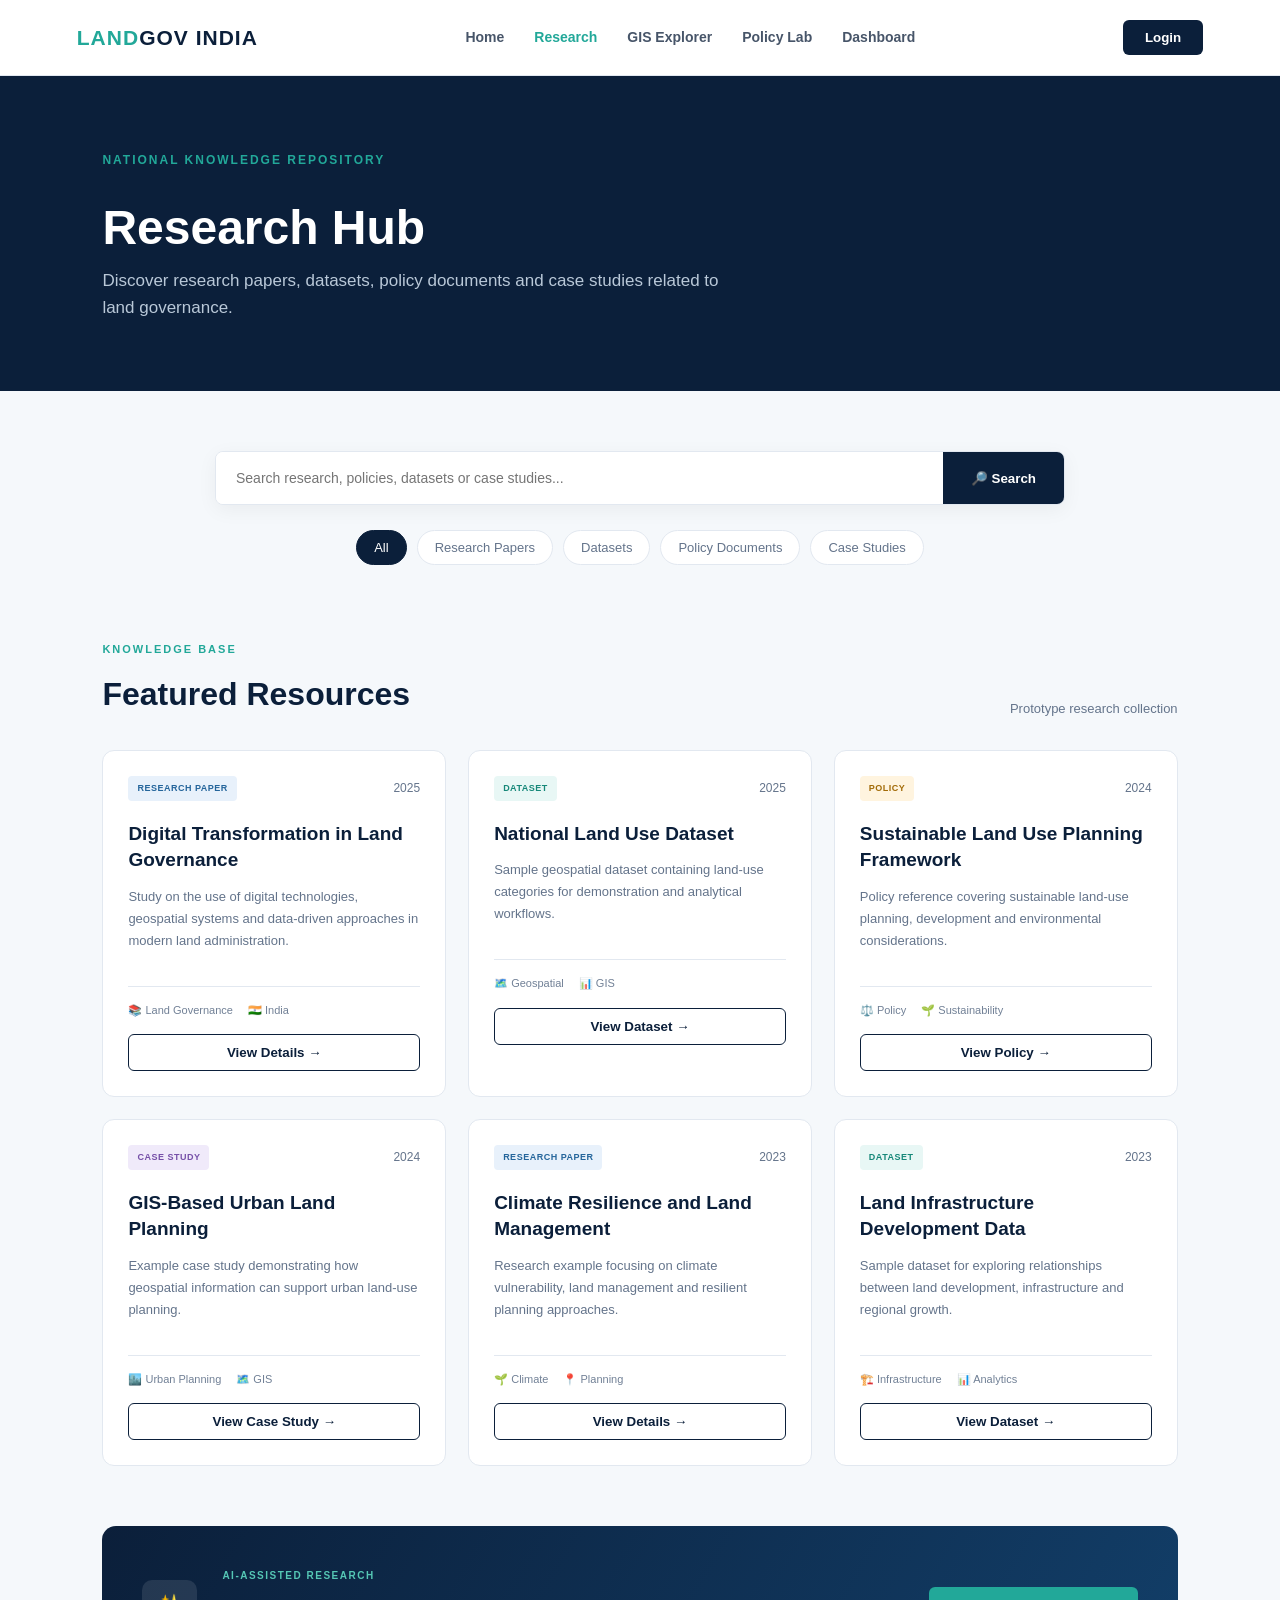
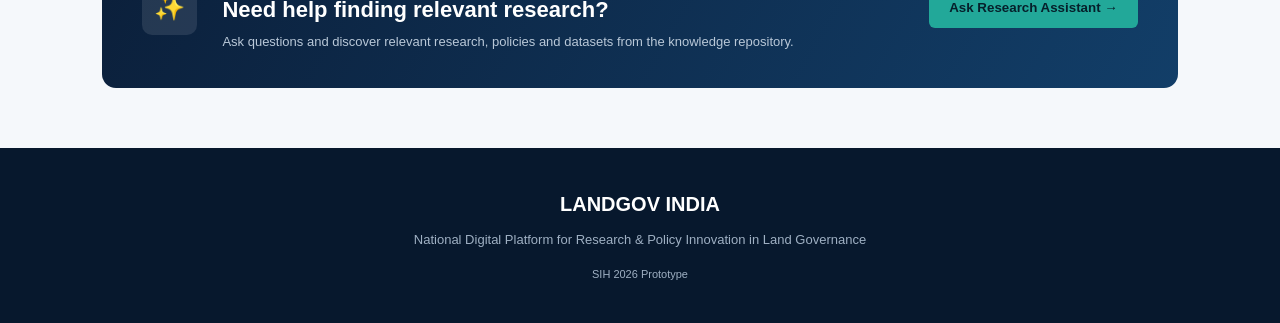
<file: research.html>
<!DOCTYPE html>
<html lang="en">

<head>
    <meta charset="UTF-8">
    <meta name="viewport" content="width=device-width, initial-scale=1.0">

    <title>Research Hub | LandGov India</title>

    <link rel="stylesheet" href="style.css">
    
</head>
<script src="script.js"></script>
<body>

    <!-- NAVIGATION -->

    <header class="navbar">

        <div class="logo">
            <span>LAND</span>GOV INDIA
        </div>

        <nav>
            <a href="index.html">Home</a>
            <a href="research.html" class="active">Research</a>
            <a href="gis.html">GIS Explorer</a>
            <a href="policy.html">Policy Lab</a>
            <a href="dashboard.html">Dashboard</a>
        </nav>

        <button class="login-btn">
            Login
        </button>

    </header>


    <!-- PAGE HEADER -->

    <section class="page-header">

        <div>

            <span class="hero-tag">
                NATIONAL KNOWLEDGE REPOSITORY
            </span>

            <h1>
                Research Hub
            </h1>

            <p>
                Discover research papers, datasets, policy documents
                and case studies related to land governance.
            </p>

        </div>

    </section>


    <!-- SEARCH -->

    <section class="research-section">

        <div class="search-box">

            <input
                type="text"
                placeholder="Search research, policies, datasets or case studies..."
            >

            <button>
                🔎 Search
            </button>

        </div>


        <!-- FILTERS -->

        <div class="filters">

            <button class="filter active">
                All
            </button>

            <button class="filter">
                Research Papers
            </button>

            <button class="filter">
                Datasets
            </button>

            <button class="filter">
                Policy Documents
            </button>

            <button class="filter">
                Case Studies
            </button>

        </div>


        <!-- RESEARCH HEADER -->

        <div class="research-heading">

            <div>
                <span>KNOWLEDGE BASE</span>

                <h2>
                    Featured Resources
                </h2>
            </div>

            <p>
                Prototype research collection
            </p>

        </div>


        <!-- RESEARCH CARDS -->

        <div class="research-grid">


            <!-- CARD 1 -->

            <article class="research-card">

                <div class="document-top">

                    <span class="document-type research">
                        RESEARCH PAPER
                    </span>

                    <span class="year">
                        2025
                    </span>

                </div>

                <h3>
                    Digital Transformation in Land Governance
                </h3>

                <p>
                    Study on the use of digital technologies,
                    geospatial systems and data-driven approaches
                    in modern land administration.
                </p>

                <div class="card-meta">

                    <span>
                        📚 Land Governance
                    </span>

                    <span>
                        🇮🇳 India
                    </span>

                </div>

                <button class="view-btn">
                    View Details →
                </button>

            </article>


            <!-- CARD 2 -->

            <article class="research-card">

                <div class="document-top">

                    <span class="document-type dataset">
                        DATASET
                    </span>

                    <span class="year">
                        2025
                    </span>

                </div>

                <h3>
                    National Land Use Dataset
                </h3>

                <p>
                    Sample geospatial dataset containing
                    land-use categories for demonstration
                    and analytical workflows.
                </p>

                <div class="card-meta">

                    <span>
                        🗺️ Geospatial
                    </span>

                    <span>
                        📊 GIS
                    </span>

                </div>

                <button class="view-btn">
                    View Dataset →
                </button>

            </article>


            <!-- CARD 3 -->

            <article class="research-card">

                <div class="document-top">

                    <span class="document-type policy">
                        POLICY
                    </span>

                    <span class="year">
                        2024
                    </span>

                </div>

                <h3>
                    Sustainable Land Use Planning Framework
                </h3>

                <p>
                    Policy reference covering sustainable
                    land-use planning, development and
                    environmental considerations.
                </p>

                <div class="card-meta">

                    <span>
                        ⚖️ Policy
                    </span>

                    <span>
                        🌱 Sustainability
                    </span>

                </div>

                <button class="view-btn">
                    View Policy →
                </button>

            </article>


            <!-- CARD 4 -->

            <article class="research-card">

                <div class="document-top">

                    <span class="document-type case">
                        CASE STUDY
                    </span>

                    <span class="year">
                        2024
                    </span>

                </div>

                <h3>
                    GIS-Based Urban Land Planning
                </h3>

                <p>
                    Example case study demonstrating how
                    geospatial information can support
                    urban land-use planning.
                </p>

                <div class="card-meta">

                    <span>
                        🏙️ Urban Planning
                    </span>

                    <span>
                        🗺️ GIS
                    </span>

                </div>

                <button class="view-btn">
                    View Case Study →
                </button>

            </article>


            <!-- CARD 5 -->

            <article class="research-card">

                <div class="document-top">

                    <span class="document-type research">
                        RESEARCH PAPER
                    </span>

                    <span class="year">
                        2023
                    </span>

                </div>

                <h3>
                    Climate Resilience and Land Management
                </h3>

                <p>
                    Research example focusing on climate
                    vulnerability, land management and
                    resilient planning approaches.
                </p>

                <div class="card-meta">

                    <span>
                        🌱 Climate
                    </span>

                    <span>
                        📍 Planning
                    </span>

                </div>

                <button class="view-btn">
                    View Details →
                </button>

            </article>


            <!-- CARD 6 -->

            <article class="research-card">

                <div class="document-top">

                    <span class="document-type dataset">
                        DATASET
                    </span>

                    <span class="year">
                        2023
                    </span>

                </div>

                <h3>
                    Land Infrastructure Development Data
                </h3>

                <p>
                    Sample dataset for exploring relationships
                    between land development, infrastructure
                    and regional growth.
                </p>

                <div class="card-meta">

                    <span>
                        🏗️ Infrastructure
                    </span>

                    <span>
                        📊 Analytics
                    </span>

                </div>

                <button class="view-btn">
                    View Dataset →
                </button>

            </article>

        </div>


        <!-- AI ASSISTANT -->

        <section class="research-ai">

            <div class="ai-icon">
                ✨
            </div>

            <div>

                <span>
                    AI-ASSISTED RESEARCH
                </span>

                <h2>
                    Need help finding relevant research?
                </h2>

                <p>
                    Ask questions and discover relevant research,
                    policies and datasets from the knowledge repository.
                </p>

            </div>

            <button>
                Ask Research Assistant →
            </button>

        </section>

    </section>


    <!-- FOOTER -->

    <footer>

        <div class="footer-logo">
            LANDGOV INDIA
        </div>

        <p>
            National Digital Platform for Research &
            Policy Innovation in Land Governance
        </p>

        <p class="copyright">
            SIH 2026 Prototype
        </p>

    </footer>

</body>

</html>
</file>
<file: style.css>
/* ================================
   GLOBAL
================================ */

* {
    margin: 0;
    padding: 0;
    box-sizing: border-box;
}

:root {
    --navy: #0b1f3a;
    --blue: #123e68;
    --teal: #22a899;
    --light-teal: #e8f7f5;
    --white: #ffffff;
    --light: #f5f8fb;
    --text: #182433;
    --muted: #64748b;
    --border: #e2e8f0;
}

body {
    font-family: Arial, Helvetica, sans-serif;
    background: var(--light);
    color: var(--text);
    line-height: 1.6;
}

a {
    text-decoration: none;
}


/* ================================
   NAVBAR
================================ */

.navbar {
    height: 76px;

    display: flex;
    align-items: center;
    justify-content: space-between;

    padding: 0 6%;

    background: var(--white);

    border-bottom: 1px solid var(--border);

    position: sticky;
    top: 0;
    z-index: 100;
}

.logo {
    font-size: 21px;
    font-weight: 800;
    color: var(--navy);
    letter-spacing: 1px;
}

.logo span {
    color: var(--teal);
}

nav {
    display: flex;
    gap: 30px;
}

nav a {
    color: #475569;
    font-size: 14px;
    font-weight: 600;

    padding: 27px 0;

    transition: 0.3s;
}

nav a:hover,
nav a.active {
    color: var(--teal);
}

.login-btn {
    background: var(--navy);
    color: white;

    border: none;
    border-radius: 6px;

    padding: 10px 22px;

    font-weight: 600;

    cursor: pointer;
}


/* ================================
   HERO
================================ */

.hero {
    min-height: 590px;

    display: grid;
    grid-template-columns: 1.05fr 0.95fr;

    align-items: center;

    gap: 60px;

    padding: 80px 8%;

    background:
        linear-gradient(
            135deg,
            #f7fbfd 0%,
            #eef6f8 100%
        );
}

.hero-tag {
    display: inline-block;

    color: var(--teal);

    font-size: 12px;

    font-weight: 800;

    letter-spacing: 2px;

    margin-bottom: 20px;
}

.hero h1 {
    font-size: clamp(42px, 5vw, 68px);

    line-height: 1.08;

    color: var(--navy);

    margin-bottom: 25px;
}

.hero h1 span {
    color: var(--teal);
}

.hero-content > p {
    max-width: 650px;

    color: var(--muted);

    font-size: 18px;

    line-height: 1.8;
}

.hero-buttons {
    display: flex;

    gap: 14px;

    margin-top: 35px;
}

.primary-btn,
.secondary-btn {
    padding: 14px 24px;

    border-radius: 7px;

    font-weight: 700;

    font-size: 14px;
}

.primary-btn {
    background: var(--navy);
    color: white;
}

.primary-btn:hover {
    background: var(--blue);
}

.secondary-btn {
    background: white;

    color: var(--navy);

    border: 1px solid #cbd5e1;
}

.secondary-btn:hover {
    border-color: var(--teal);
    color: var(--teal);
}


/* ================================
   MAP VISUAL
================================ */

.hero-visual {
    display: flex;
    justify-content: center;
}

.map-card {
    width: 100%;
    max-width: 500px;

    background: white;

    border-radius: 16px;

    overflow: hidden;

    box-shadow:
        0 20px 60px rgba(11, 31, 58, 0.15);

    border: 1px solid var(--border);
}

.map-header {
    display: flex;

    justify-content: space-between;

    padding: 18px 20px;

    font-size: 11px;

    font-weight: 800;

    color: var(--navy);

    letter-spacing: 1px;
}

.live {
    color: var(--teal);
}

.map-area {
    height: 300px;

    position: relative;

    overflow: hidden;

    background:
        linear-gradient(
            30deg,
            transparent 48%,
            rgba(34, 168, 153, 0.13) 49%,
            rgba(34, 168, 153, 0.13) 51%,
            transparent 52%
        ),
        linear-gradient(
            120deg,
            transparent 48%,
            rgba(18, 62, 104, 0.10) 49%,
            rgba(18, 62, 104, 0.10) 51%,
            transparent 52%
        ),
        #e9f3f1;
}

.map-grid {
    position: absolute;
    inset: 0;

    background-image:
        linear-gradient(
            rgba(18, 62, 104, 0.08) 1px,
            transparent 1px
        ),
        linear-gradient(
            90deg,
            rgba(18, 62, 104, 0.08) 1px,
            transparent 1px
        );

    background-size: 40px 40px;
}

.map-point {
    width: 16px;
    height: 16px;

    background: var(--teal);

    border: 4px solid white;

    border-radius: 50%;

    position: absolute;

    box-shadow: 0 3px 12px rgba(0,0,0,0.2);
}

.point-1 {
    left: 25%;
    top: 35%;
}

.point-2 {
    left: 60%;
    top: 55%;
}

.point-3 {
    left: 75%;
    top: 25%;
}

.map-label {
    position: absolute;

    background: white;

    padding: 6px 10px;

    border-radius: 5px;

    font-size: 10px;

    font-weight: bold;

    color: var(--navy);

    box-shadow: 0 3px 10px rgba(0,0,0,0.1);
}

.label-1 {
    left: 15%;
    top: 55%;
}

.label-2 {
    right: 12%;
    top: 65%;
}

.map-footer {
    display: grid;

    grid-template-columns: repeat(3, 1fr);

    border-top: 1px solid var(--border);
}

.map-footer div {
    padding: 16px;

    text-align: center;

    border-right: 1px solid var(--border);
}

.map-footer div:last-child {
    border-right: none;
}

.map-footer strong {
    display: block;

    color: var(--navy);

    font-size: 14px;
}

.map-footer small {
    color: var(--muted);

    font-size: 10px;
}


/* ================================
   STATS
================================ */

.stats {
    display: grid;

    grid-template-columns: repeat(4, 1fr);

    max-width: 1100px;

    margin: -35px auto 0;

    position: relative;

    background: white;

    border-radius: 12px;

    box-shadow: 0 10px 30px rgba(0,0,0,0.07);
}

.stat-card {
    text-align: center;

    padding: 28px 15px;

    border-right: 1px solid var(--border);
}

.stat-card:last-child {
    border-right: none;
}

.stat-card h2 {
    color: var(--navy);

    font-size: 30px;
}

.stat-card p {
    color: var(--muted);

    font-size: 13px;
}


/* ================================
   FEATURES
================================ */

.features {
    padding: 100px 8%;
}

.section-heading {
    display: flex;

    justify-content: space-between;

    align-items: end;

    gap: 40px;

    margin-bottom: 45px;
}

.section-heading > div > span,
.section-heading.center > span {
    color: var(--teal);

    font-size: 12px;

    font-weight: 800;

    letter-spacing: 2px;
}

.section-heading h2 {
    font-size: 38px;

    color: var(--navy);

    margin-top: 10px;
}

.section-heading > p {
    max-width: 430px;

    color: var(--muted);

    font-size: 15px;
}

.feature-grid {
    display: grid;

    grid-template-columns: repeat(4, 1fr);

    gap: 20px;
}

.feature-card {
    background: white;

    padding: 30px;

    border: 1px solid var(--border);

    border-radius: 12px;

    transition: 0.3s;
}

.feature-card:hover {
    transform: translateY(-5px);

    box-shadow: 0 15px 35px rgba(0,0,0,0.08);
}

.feature-icon {
    width: 50px;
    height: 50px;

    display: flex;

    align-items: center;
    justify-content: center;

    background: var(--light-teal);

    border-radius: 10px;

    font-size: 23px;

    margin-bottom: 20px;
}

.feature-card h3 {
    color: var(--navy);

    font-size: 19px;

    margin-bottom: 12px;
}

.feature-card p {
    color: var(--muted);

    font-size: 14px;

    line-height: 1.7;

    margin-bottom: 20px;
}

.feature-card a {
    color: var(--teal);

    font-size: 13px;

    font-weight: 700;
}


/* ================================
   WORKFLOW
================================ */

.workflow {
    padding: 90px 8%;

    background: var(--navy);

    color: white;
}

.section-heading.center {
    display: block;

    text-align: center;

    margin-bottom: 55px;
}

.section-heading.center h2 {
    color: white;
}

.workflow-container {
    max-width: 1100px;

    margin: auto;

    display: flex;

    align-items: center;

    justify-content: center;
}

.workflow-step {
    width: 210px;

    text-align: center;
}

.step-number {
    width: 50px;
    height: 50px;

    margin: 0 auto 18px;

    display: flex;

    align-items: center;
    justify-content: center;

    border-radius: 50%;

    background: var(--teal);

    font-weight: bold;
}

.workflow-step h3 {
    font-size: 15px;

    margin-bottom: 8px;
}

.workflow-step p {
    color: #b7c6d7;

    font-size: 12px;

    line-height: 1.6;
}

.arrow {
    font-size: 30px;

    color: var(--teal);

    margin: 0 10px;
}


/* ================================
   FOOTER
================================ */

footer {
    background: #07182d;

    color: white;

    text-align: center;

    padding: 40px 20px;
}

.footer-logo {
    font-size: 20px;

    font-weight: 800;

    margin-bottom: 10px;
}

footer p {
    color: #9fb0c3;

    font-size: 13px;
}

.copyright {
    margin-top: 15px;
    font-size: 11px;
}


/* ================================
   RESPONSIVE
================================ */

@media (max-width: 1000px) {

    .hero {
        grid-template-columns: 1fr;

        text-align: center;
    }

    .hero-content > p {
        margin: auto;
    }

    .hero-buttons {
        justify-content: center;
    }

    .feature-grid {
        grid-template-columns: repeat(2, 1fr);
    }

    .stats {
        margin: 30px 5%;
    }

    .workflow-container {
        flex-wrap: wrap;

        gap: 30px;
    }

    .arrow {
        display: none;
    }
}


@media (max-width: 700px) {

    .navbar {
        height: auto;

        padding: 20px;

        flex-direction: column;

        gap: 15px;
    }

    nav {
        gap: 15px;

        flex-wrap: wrap;

        justify-content: center;
    }

    nav a {
        padding: 5px;
    }

    .hero {
        padding: 60px 25px;
    }

    .hero h1 {
        font-size: 40px;
    }

    .hero-buttons {
        flex-direction: column;
    }

    .stats {
        grid-template-columns: repeat(2, 1fr);
    }

    .stat-card:nth-child(2) {
        border-right: none;
    }

    .feature-grid {
        grid-template-columns: 1fr;
    }

    .section-heading {
        flex-direction: column;

        align-items: flex-start;
    }

    .workflow-step {
        width: 100%;
    }
}

/* =========================================
   RESEARCH HUB
========================================= */

.page-header {
    background: var(--navy);

    color: white;

    padding: 70px 8%;
}

.page-header h1 {
    font-size: 48px;

    margin: 12px 0;

    line-height: 1.1;
}

.page-header p {
    max-width: 650px;

    color: #b9c8d8;

    font-size: 17px;
}


/* Research section */

.research-section {
    padding: 60px 8%;
}


/* Search */

.search-box {
    max-width: 850px;

    margin: 0 auto 25px;

    display: flex;

    background: white;

    border: 1px solid var(--border);

    border-radius: 8px;

    overflow: hidden;

    box-shadow: 0 5px 20px rgba(0,0,0,0.05);
}

.search-box input {
    flex: 1;

    border: none;

    outline: none;

    padding: 18px 20px;

    font-size: 14px;

    color: var(--text);
}

.search-box button {
    border: none;

    background: var(--navy);

    color: white;

    padding: 0 28px;

    font-weight: 700;

    cursor: pointer;
}


/* Filters */

.filters {
    display: flex;

    justify-content: center;

    gap: 10px;

    flex-wrap: wrap;

    margin-bottom: 70px;
}

.filter {
    background: white;

    border: 1px solid var(--border);

    color: var(--muted);

    padding: 9px 17px;

    border-radius: 20px;

    cursor: pointer;

    font-size: 13px;
}

.filter:hover,
.filter.active {
    background: var(--navy);

    color: white;

    border-color: var(--navy);
}


/* Heading */

.research-heading {
    display: flex;

    justify-content: space-between;

    align-items: end;

    margin-bottom: 30px;
}

.research-heading span {
    color: var(--teal);

    font-size: 11px;

    font-weight: 800;

    letter-spacing: 2px;
}

.research-heading h2 {
    color: var(--navy);

    font-size: 32px;

    margin-top: 8px;
}

.research-heading p {
    color: var(--muted);

    font-size: 13px;
}


/* Research grid */

.research-grid {
    display: grid;

    grid-template-columns: repeat(3, 1fr);

    gap: 22px;
}


/* Cards */

.research-card {
    background: white;

    border: 1px solid var(--border);

    border-radius: 12px;

    padding: 25px;

    transition: 0.3s;
}

.research-card:hover {
    transform: translateY(-5px);

    box-shadow:
        0 15px 35px rgba(0,0,0,0.08);
}

.document-top {
    display: flex;

    justify-content: space-between;

    align-items: center;

    margin-bottom: 20px;
}

.document-type {
    padding: 5px 9px;

    border-radius: 4px;

    font-size: 9px;

    font-weight: 800;

    letter-spacing: 0.5px;
}

.document-type.research {
    background: #e8f1fb;

    color: #24659b;
}

.document-type.dataset {
    background: #e8f7f5;

    color: #168879;
}

.document-type.policy {
    background: #fff4df;

    color: #a36c09;
}

.document-type.case {
    background: #f0eafa;

    color: #7650a8;
}

.year {
    color: var(--muted);

    font-size: 12px;
}

.research-card h3 {
    color: var(--navy);

    font-size: 19px;

    line-height: 1.4;

    margin-bottom: 12px;
}

.research-card > p {
    color: var(--muted);

    font-size: 13px;

    line-height: 1.7;

    min-height: 90px;
}

.card-meta {
    display: flex;

    gap: 15px;

    padding: 15px 0;

    margin-top: 10px;

    border-top: 1px solid var(--border);

    color: #718096;

    font-size: 11px;
}

.view-btn {
    width: 100%;

    background: white;

    border: 1px solid var(--navy);

    color: var(--navy);

    border-radius: 6px;

    padding: 10px;

    font-weight: 700;

    cursor: pointer;
}

.view-btn:hover {
    background: var(--navy);

    color: white;
}


/* AI Research Assistant */

.research-ai {
    margin-top: 60px;

    background:
        linear-gradient(
            120deg,
            #0b1f3a,
            #123e68
        );

    color: white;

    padding: 35px 40px;

    border-radius: 14px;

    display: grid;

    grid-template-columns: auto 1fr auto;

    align-items: center;

    gap: 25px;
}

.ai-icon {
    width: 55px;
    height: 55px;

    display: flex;

    align-items: center;
    justify-content: center;

    background: rgba(255,255,255,0.1);

    border-radius: 10px;

    font-size: 25px;
}

.research-ai span {
    color: #55c7b5;

    font-size: 10px;

    font-weight: 800;

    letter-spacing: 1.5px;
}

.research-ai h2 {
    font-size: 22px;

    margin: 5px 0;
}

.research-ai p {
    color: #b9c8d8;

    font-size: 13px;
}

.research-ai button {
    background: var(--teal);

    color: #06202b;

    border: none;

    padding: 13px 20px;

    border-radius: 6px;

    font-weight: 700;

    cursor: pointer;
}


/* Responsive Research */

@media (max-width: 1000px) {

    .research-grid {
        grid-template-columns: repeat(2, 1fr);
    }

    .research-ai {
        grid-template-columns: 1fr;

        text-align: center;
    }

    .ai-icon {
        margin: auto;
    }
}

@media (max-width: 650px) {

    .research-grid {
        grid-template-columns: 1fr;
    }

    .search-box {
        flex-direction: column;
    }

    .search-box button {
        padding: 14px;
    }

    .research-heading {
        flex-direction: column;

        align-items: flex-start;

        gap: 10px;
    }

    .page-header h1 {
        font-size: 38px;
    }
}
/* =========================================
   GIS EXPLORER
========================================= */

.gis-section {
    padding: 50px 6%;
}

.gis-layout {
    display: grid;

    grid-template-columns: 270px 1fr;

    min-height: 650px;

    background: white;

    border: 1px solid var(--border);

    border-radius: 14px;

    overflow: hidden;

    box-shadow: 0 8px 30px rgba(0,0,0,0.06);
}


/* GIS SIDEBAR */

.gis-sidebar {
    background: #f8fafc;

    border-right: 1px solid var(--border);

    padding: 25px;
}

.sidebar-title span {
    color: var(--teal);

    font-size: 10px;

    font-weight: 800;

    letter-spacing: 1.5px;
}

.sidebar-title h2 {
    color: var(--navy);

    font-size: 22px;

    margin-top: 5px;

    margin-bottom: 25px;
}

.layer-group {
    display: flex;

    flex-direction: column;

    gap: 16px;
}

.layer-option {
    display: flex;

    align-items: center;

    gap: 10px;

    color: #475569;

    font-size: 13px;

    cursor: pointer;
}

.layer-option input {
    accent-color: var(--teal);
}

.layer-color {
    width: 13px;

    height: 13px;

    border-radius: 3px;
}

.layer-color.land {
    background: #55a868;
}

.layer-color.climate {
    background: #e58b58;
}

.layer-color.urban {
    background: #6c83c4;
}

.layer-color.infrastructure {
    background: #a879c5;
}

.sidebar-divider {
    height: 1px;

    background: var(--border);

    margin: 28px 0;
}

.location-filter {
    display: flex;

    flex-direction: column;

    gap: 8px;
}

.location-filter label {
    font-size: 11px;

    font-weight: 700;

    color: var(--navy);

    margin-top: 5px;
}

.location-filter select {
    width: 100%;

    padding: 10px;

    background: white;

    border: 1px solid var(--border);

    border-radius: 5px;

    color: #475569;

    outline: none;
}

.apply-map-btn {
    width: 100%;

    border: none;

    background: var(--navy);

    color: white;

    padding: 11px;

    margin-top: 20px;

    border-radius: 6px;

    font-weight: 700;

    cursor: pointer;
}

.apply-map-btn:hover {
    background: var(--teal);
}

.data-source {
    margin-top: 30px;

    padding: 15px;

    background: white;

    border: 1px solid var(--border);

    border-radius: 7px;
}

.data-source span {
    color: var(--teal);

    font-size: 9px;

    font-weight: 800;

    letter-spacing: 1px;
}

.data-source p {
    color: var(--navy);

    font-size: 11px;

    font-weight: 700;

    margin-top: 5px;
}

.data-source small {
    color: var(--muted);

    font-size: 9px;
}


/* MAP WORKSPACE */

.map-workspace {
    min-width: 0;
}

.map-toolbar {
    height: 70px;

    padding: 15px 20px;

    display: flex;

    align-items: center;

    justify-content: space-between;

    border-bottom: 1px solid var(--border);
}

.map-toolbar strong {
    display: block;

    color: var(--navy);

    font-size: 14px;
}

.map-toolbar span {
    color: var(--muted);

    font-size: 10px;
}

.map-actions {
    display: flex;

    gap: 8px;
}

.map-actions button {
    background: white;

    border: 1px solid var(--border);

    border-radius: 5px;

    padding: 7px 10px;

    font-size: 10px;

    color: var(--muted);

    cursor: pointer;
}


/* DEMO MAP */

.gis-map {
    height: 480px;

    position: relative;

    overflow: hidden;

    background:
        linear-gradient(
            rgba(255,255,255,0.45),
            rgba(255,255,255,0.45)
        ),
        repeating-linear-gradient(
            0deg,
            transparent,
            transparent 49px,
            rgba(11,31,58,0.06) 50px
        ),
        repeating-linear-gradient(
            90deg,
            transparent,
            transparent 49px,
            rgba(11,31,58,0.06) 50px
        ),
        #dcebe4;
}


/* India-like visual land mass */

.india-outline {
    position: absolute;

    width: 380px;

    height: 400px;

    left: 50%;

    top: 50%;

    transform: translate(-50%, -48%);

    background: #b8d5bd;

    clip-path: polygon(
        43% 0%,
        58% 5%,
        62% 17%,
        75% 25%,
        70% 38%,
        80% 52%,
        67% 63%,
        62% 75%,
        53% 87%,
        49% 100%,
        40% 88%,
        32% 77%,
        35% 64%,
        23% 54%,
        28% 42%,
        17% 32%,
        27% 23%,
        25% 11%
    );

    opacity: 0.9;
}


/* Decorative state blocks */

.state {
    position: absolute;

    background: rgba(255,255,255,0.22);

    border: 1px solid rgba(255,255,255,0.6);
}

.state-1 {
    width: 100px;
    height: 70px;

    left: 90px;
    top: 90px;
}

.state-2 {
    width: 90px;
    height: 100px;

    left: 190px;
    top: 80px;
}

.state-3 {
    width: 100px;
    height: 80px;

    left: 120px;
    top: 160px;
}

.state-4 {
    width: 80px;
    height: 80px;

    left: 210px;
    top: 170px;
}

.state-5 {
    width: 75px;
    height: 80px;

    left: 150px;
    top: 250px;
}

.state-6 {
    width: 70px;
    height: 60px;

    left: 220px;
    top: 250px;
}


/* MAP MARKERS */

.gis-marker {
    position: absolute;

    width: 18px;
    height: 18px;

    border-radius: 50%;

    background: var(--teal);

    border: 4px solid white;

    box-shadow: 0 3px 12px rgba(0,0,0,0.2);

    cursor: pointer;
}

.marker-1 {
    left: 48%;

    top: 59%;
}

.marker-2 {
    left: 57%;

    top: 49%;
}

.marker-3 {
    left: 43%;

    top: 51%;
}

.marker-tooltip {
    display: none;

    position: absolute;

    left: 20px;

    top: -10px;

    width: 145px;

    background: white;

    padding: 10px;

    border-radius: 6px;

    box-shadow: 0 5px 20px rgba(0,0,0,0.15);

    z-index: 5;
}

.gis-marker:hover .marker-tooltip {
    display: block;
}

.marker-tooltip strong {
    display: block;

    color: var(--navy);

    font-size: 11px;
}

.marker-tooltip small {
    color: var(--muted);

    font-size: 9px;
}


/* MAP CONTROLS */

.map-compass {
    position: absolute;

    top: 20px;

    right: 20px;

    width: 40px;
    height: 40px;

    display: flex;

    align-items: center;
    justify-content: center;

    background: white;

    border-radius: 6px;

    box-shadow: 0 3px 12px rgba(0,0,0,0.1);

    color: var(--navy);

    font-weight: 800;
}

.map-scale {
    position: absolute;

    bottom: 18px;

    left: 20px;

    background: rgba(255,255,255,0.9);

    padding: 5px 8px;

    font-size: 9px;

    color: var(--navy);
}

.map-notice {
    position: absolute;

    bottom: 18px;

    right: 20px;

    background: rgba(11,31,58,0.8);

    color: white;

    padding: 6px 9px;

    border-radius: 4px;

    font-size: 9px;

    font-weight: 700;
}


/* MAP INFORMATION */

.map-information {
    display: grid;

    grid-template-columns: repeat(4, 1fr);

    border-top: 1px solid var(--border);
}

.info-card {
    display: flex;

    align-items: center;

    gap: 12px;

    padding: 17px;

    border-right: 1px solid var(--border);
}

.info-card:last-child {
    border-right: none;
}

.info-icon {
    font-size: 20px;
}

.info-card small {
    display: block;

    color: var(--muted);

    font-size: 8px;

    font-weight: 800;

    letter-spacing: 0.7px;
}

.info-card strong {
    color: var(--navy);

    font-size: 11px;
}


/* GIS INSIGHTS */

.gis-insights {
    padding: 90px 0 20px;
}

.insight-grid {
    display: grid;

    grid-template-columns: repeat(4, 1fr);

    gap: 20px;
}

.insight-card {
    background: white;

    border: 1px solid var(--border);

    border-radius: 10px;

    padding: 25px;
}

.insight-number {
    color: var(--teal);

    font-size: 12px;

    font-weight: 800;

    margin-bottom: 15px;
}

.insight-card h3 {
    color: var(--navy);

    font-size: 17px;

    margin-bottom: 10px;
}

.insight-card p {
    color: var(--muted);

    font-size: 12px;

    line-height: 1.7;
}


/* GIS RESPONSIVE */

@media (max-width: 1000px) {

    .gis-layout {
        grid-template-columns: 1fr;
    }

    .gis-sidebar {
        border-right: none;

        border-bottom: 1px solid var(--border);
    }

    .insight-grid {
        grid-template-columns: repeat(2, 1fr);
    }
}

@media (max-width: 650px) {

    .map-information {
        grid-template-columns: repeat(2, 1fr);
    }

    .info-card:nth-child(2) {
        border-right: none;
    }

    .insight-grid {
        grid-template-columns: 1fr;
    }

    .map-toolbar {
        flex-direction: column;

        height: auto;

        align-items: flex-start;

        gap: 10px;
    }
}
/* ============================= */
/* POLICY LAB */
/* ============================= */

.policy-section {
    padding: 70px 8%;
    background: #f7f9fb;
}

.policy-layout {
    display: grid;
    grid-template-columns: 330px 1fr;
    gap: 30px;
    align-items: start;
}


/* CONTROLS */

.policy-controls {
    background: white;
    padding: 28px;
    border-radius: 16px;
    border: 1px solid #e3e8ed;
    box-shadow: 0 8px 25px rgba(0,0,0,0.04);
}

.policy-controls h2 {
    margin-bottom: 8px;
}

.control-description {
    color: #6b7280;
    font-size: 14px;
    margin-bottom: 30px;
}

.control-group {
    margin-bottom: 25px;
}

.control-title {
    display: flex;
    justify-content: space-between;
    margin-bottom: 10px;
}

.control-title label {
    font-weight: 600;
}

.control-title span {
    color: #008b8b;
    font-weight: 600;
}

.control-group input {
    width: 100%;
    accent-color: #008b8b;
}

.simulation-btn {
    width: 100%;
    padding: 13px;
    border: none;
    border-radius: 8px;
    background: #006b6b;
    color: white;
    font-size: 15px;
    font-weight: 600;
    cursor: pointer;
}

.simulation-btn:hover {
    background: #004f4f;
}


/* RESULTS */

.policy-results {
    background: white;
    padding: 30px;
    border-radius: 16px;
    border: 1px solid #e3e8ed;
}

.simulation-header {
    display: flex;
    justify-content: space-between;
    align-items: start;
    margin-bottom: 30px;
}

.simulation-header h2 {
    margin: 8px 0;
}

.simulation-header p {
    color: #6b7280;
}

.status-badge {
    background: #e7f7f3;
    color: #007a70;
    padding: 7px 14px;
    border-radius: 20px;
    font-size: 13px;
    font-weight: 600;
}


/* RESULT CARDS */

.result-grid {
    display: grid;
    grid-template-columns: repeat(2, 1fr);
    gap: 18px;
}

.result-card {
    padding: 22px;
    background: #f7f9fb;
    border-radius: 12px;
    border: 1px solid #e6eaee;
}

.result-label {
    display: block;
    color: #6b7280;
    font-size: 13px;
    margin-bottom: 8px;
}

.result-card strong {
    display: block;
    font-size: 22px;
    margin-bottom: 10px;
    color: #006b6b;
}

.result-card p {
    color: #6b7280;
    font-size: 14px;
    line-height: 1.6;
}


/* INSIGHT */

.policy-insight {
    margin-top: 25px;
    padding: 22px;
    display: flex;
    gap: 16px;
    background: #eef8f7;
    border-radius: 12px;
    border-left: 4px solid #008b8b;
}

.insight-icon {
    font-size: 25px;
}

.policy-insight h3 {
    margin-bottom: 7px;
}

.policy-insight p {
    color: #56616b;
    line-height: 1.6;
}


/* SCENARIOS */

.scenario-section {
    margin-top: 70px;
}

.section-heading {
    margin-bottom: 25px;
}

.section-heading h2 {
    margin-top: 8px;
}

.scenario-grid {
    display: grid;
    grid-template-columns: repeat(3, 1fr);
    gap: 22px;
}

.scenario-card {
    background: white;
    padding: 28px;
    border-radius: 15px;
    border: 1px solid #e3e8ed;
    transition: 0.3s;
}

.scenario-card:hover {
    transform: translateY(-4px);
    box-shadow: 0 10px 25px rgba(0,0,0,0.06);
}

.scenario-number {
    color: #008b8b;
    font-weight: 700;
    margin-bottom: 15px;
}

.scenario-card h3 {
    margin-bottom: 12px;
}

.scenario-card p {
    color: #6b7280;
    line-height: 1.6;
    margin-bottom: 20px;
}

.scenario-card button {
    background: none;
    border: none;
    color: #006b6b;
    font-weight: 600;
    cursor: pointer;
}


/* RESPONSIVE */

@media (max-width: 900px) {

    .policy-layout {
        grid-template-columns: 1fr;
    }

    .scenario-grid {
        grid-template-columns: 1fr;
    }

}


@media (max-width: 600px) {

    .result-grid {
        grid-template-columns: 1fr;
    }

    .simulation-header {
        flex-direction: column;
        gap: 15px;
    }

}
/* ============================= */
/* DECISION DASHBOARD */
/* ============================= */

.dashboard-section {
    padding: 60px 8%;
    background: #f7f9fb;
}

.dashboard-toolbar {
    display: flex;
    justify-content: space-between;
    align-items: center;
    margin-bottom: 30px;
}

.dashboard-toolbar h2 {
    margin-bottom: 6px;
}

.dashboard-toolbar p {
    color: #6b7280;
}

.dashboard-toolbar select {
    padding: 11px 16px;
    border: 1px solid #dce2e7;
    border-radius: 8px;
    background: white;
    font-size: 14px;
}


/* KPI CARDS */

.kpi-grid {
    display: grid;
    grid-template-columns: repeat(4, 1fr);
    gap: 20px;
    margin-bottom: 25px;
}

.kpi-card {
    background: white;
    padding: 24px;
    border: 1px solid #e3e8ed;
    border-radius: 14px;
}

.kpi-icon {
    font-size: 24px;
}

.kpi-card p {
    margin-top: 15px;
    color: #6b7280;
    font-size: 14px;
}

.kpi-card h3 {
    font-size: 30px;
    margin: 5px 0;
}

.kpi-status {
    color: #008b8b;
    font-size: 13px;
    font-weight: 600;
}


/* DASHBOARD GRID */

.dashboard-grid {
    display: grid;
    grid-template-columns: 1.4fr 1fr;
    gap: 22px;
}

.dashboard-card {
    background: white;
    padding: 25px;
    border: 1px solid #e3e8ed;
    border-radius: 14px;
}

.large-card {
    min-height: 280px;
}

.card-header {
    display: flex;
    justify-content: space-between;
    align-items: start;
    margin-bottom: 25px;
}

.card-header h3 {
    margin-top: 8px;
}

.card-period {
    font-size: 13px;
    color: #6b7280;
}

.view-link {
    color: #007b7b;
    font-size: 14px;
    font-weight: 600;
}


/* BAR CHART */

.bar {
    display: grid;
    grid-template-columns: 120px 1fr 45px;
    align-items: center;
    gap: 12px;
    margin-bottom: 22px;
    font-size: 14px;
}

.bar-track {
    height: 9px;
    background: #edf0f2;
    border-radius: 10px;
    overflow: hidden;
}

.bar-fill {
    height: 100%;
    border-radius: 10px;
}

.agriculture {
    background: #3d8b63;
}

.urban {
    background: #5b7fa3;
}

.forest {
    background: #4d9b78;
}

.infrastructure {
    background: #c18b48;
}


/* CLIMATE */

.risk-meter {
    text-align: center;
    padding: 15px 0 25px;
}

.risk-circle {
    width: 120px;
    height: 120px;
    border-radius: 50%;
    margin: auto;
    display: flex;
    flex-direction: column;
    justify-content: center;
    align-items: center;
    background: #eef8f7;
    border: 10px solid #62aaa4;
}

.risk-circle strong {
    font-size: 30px;
}

.risk-circle span {
    font-size: 12px;
    color: #6b7280;
}

.risk-meter p {
    margin-top: 12px;
    color: #6b7280;
}

.risk-list {
    border-top: 1px solid #e8ecef;
}

.risk-list div {
    display: flex;
    justify-content: space-between;
    padding: 12px 0;
    border-bottom: 1px solid #e8ecef;
    font-size: 14px;
}

.risk-list span {
    color: #6b7280;
}


/* POLICY PERFORMANCE */

.performance-item {
    margin-bottom: 23px;
}

.performance-title {
    display: flex;
    justify-content: space-between;
    margin-bottom: 8px;
    font-size: 14px;
}

.performance-title strong {
    color: #007b7b;
}

.progress {
    height: 8px;
    background: #edf0f2;
    border-radius: 10px;
    overflow: hidden;
}

.progress div {
    height: 100%;
    background: #008b8b;
    border-radius: 10px;
}


/* GIS INSIGHTS */

.insight-grid {
    display: grid;
    grid-template-columns: repeat(2, 1fr);
    gap: 15px;
}

.dashboard-insight {
    display: flex;
    gap: 13px;
    padding: 17px;
    background: #f7f9fb;
    border-radius: 10px;
}

.dashboard-insight > span {
    font-size: 24px;
}

.dashboard-insight h4 {
    margin-bottom: 5px;
}

.dashboard-insight p {
    color: #6b7280;
    font-size: 13px;
    line-height: 1.5;
}


/* NOTICE */

.dashboard-notice {
    margin-top: 25px;
    padding: 20px;
    background: #fff8e8;
    border-left: 4px solid #d49a35;
    border-radius: 8px;
}

.dashboard-notice strong {
    display: block;
    margin-bottom: 7px;
}

.dashboard-notice p {
    color: #6b7280;
    font-size: 14px;
    line-height: 1.6;
}


/* RESPONSIVE */

@media (max-width: 1000px) {

    .kpi-grid {
        grid-template-columns: repeat(2, 1fr);
    }

    .dashboard-grid {
        grid-template-columns: 1fr;
    }

}

@media (max-width: 650px) {

    .dashboard-toolbar {
        flex-direction: column;
        align-items: flex-start;
        gap: 15px;
    }

    .kpi-grid {
        grid-template-columns: 1fr;
    }

    .insight-grid {
        grid-template-columns: 1fr;
    }

    .bar {
        grid-template-columns: 100px 1fr 35px;
    }

}
</file>
